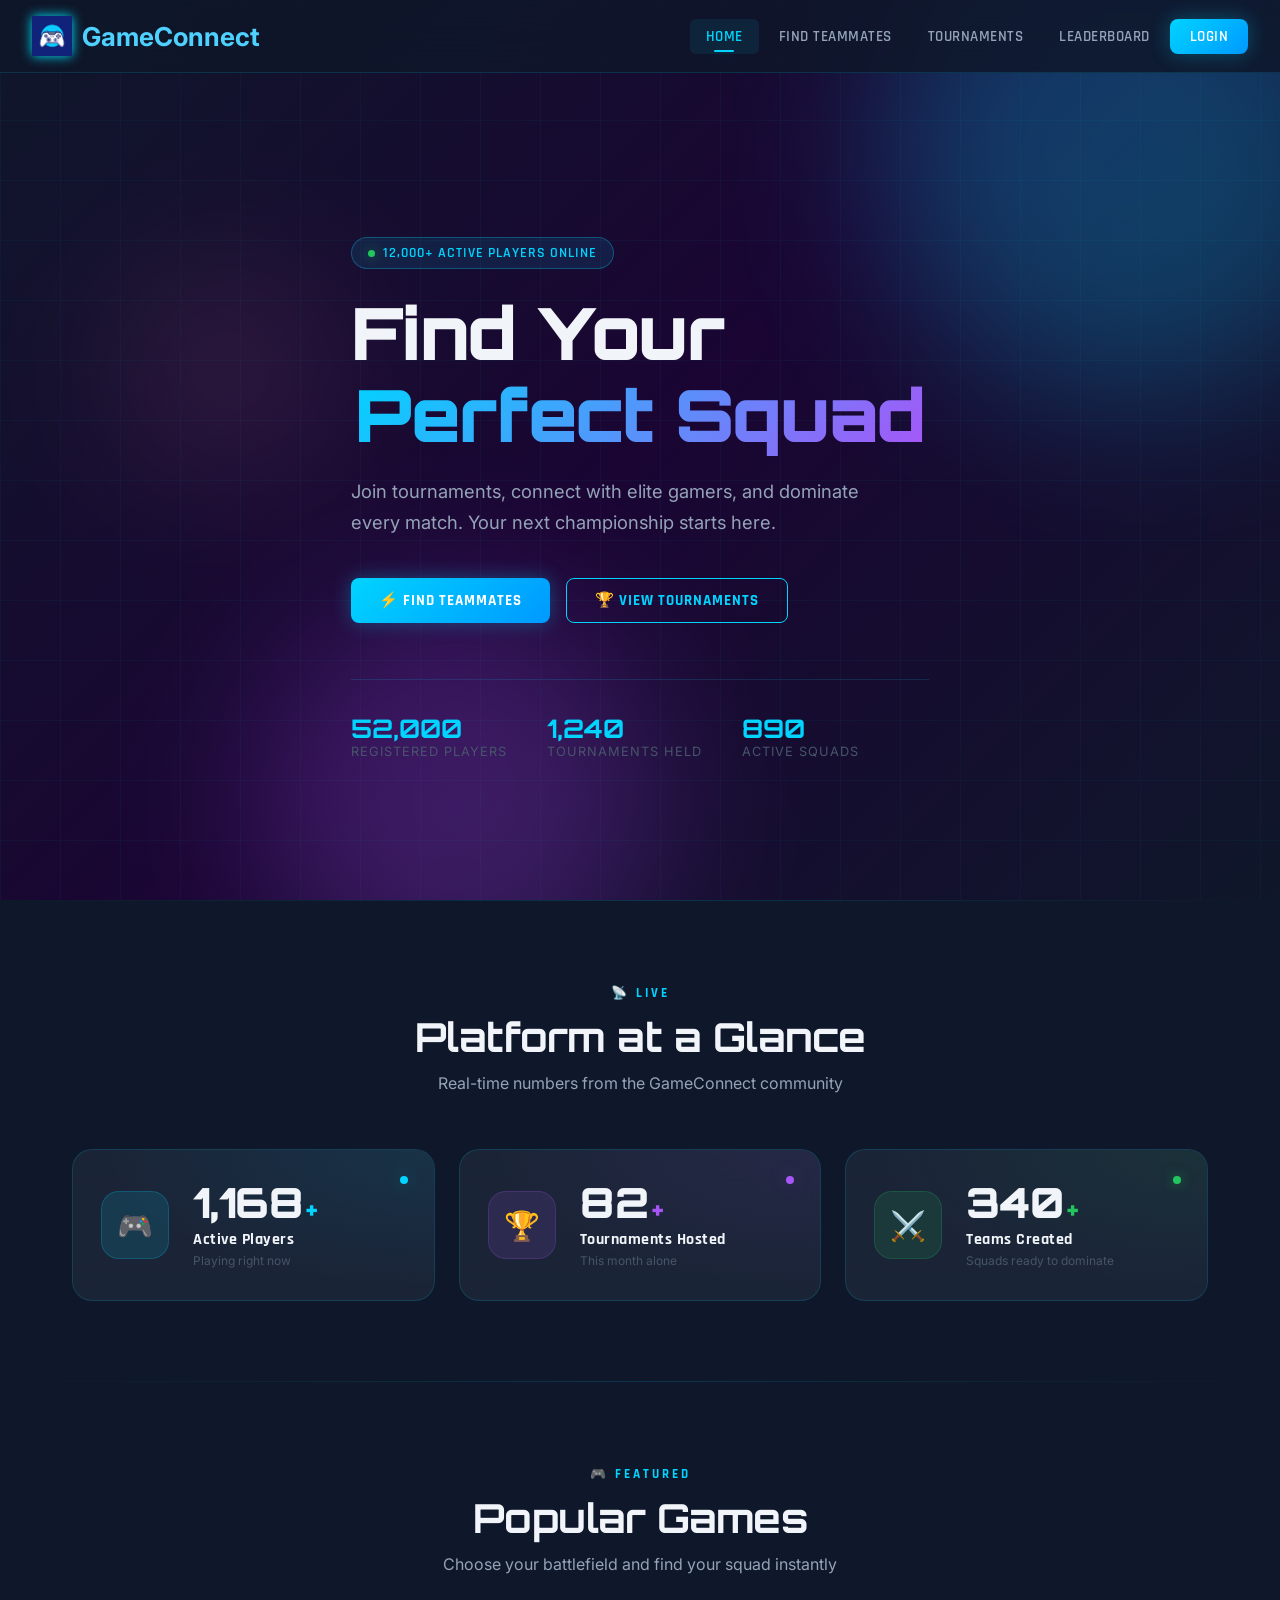
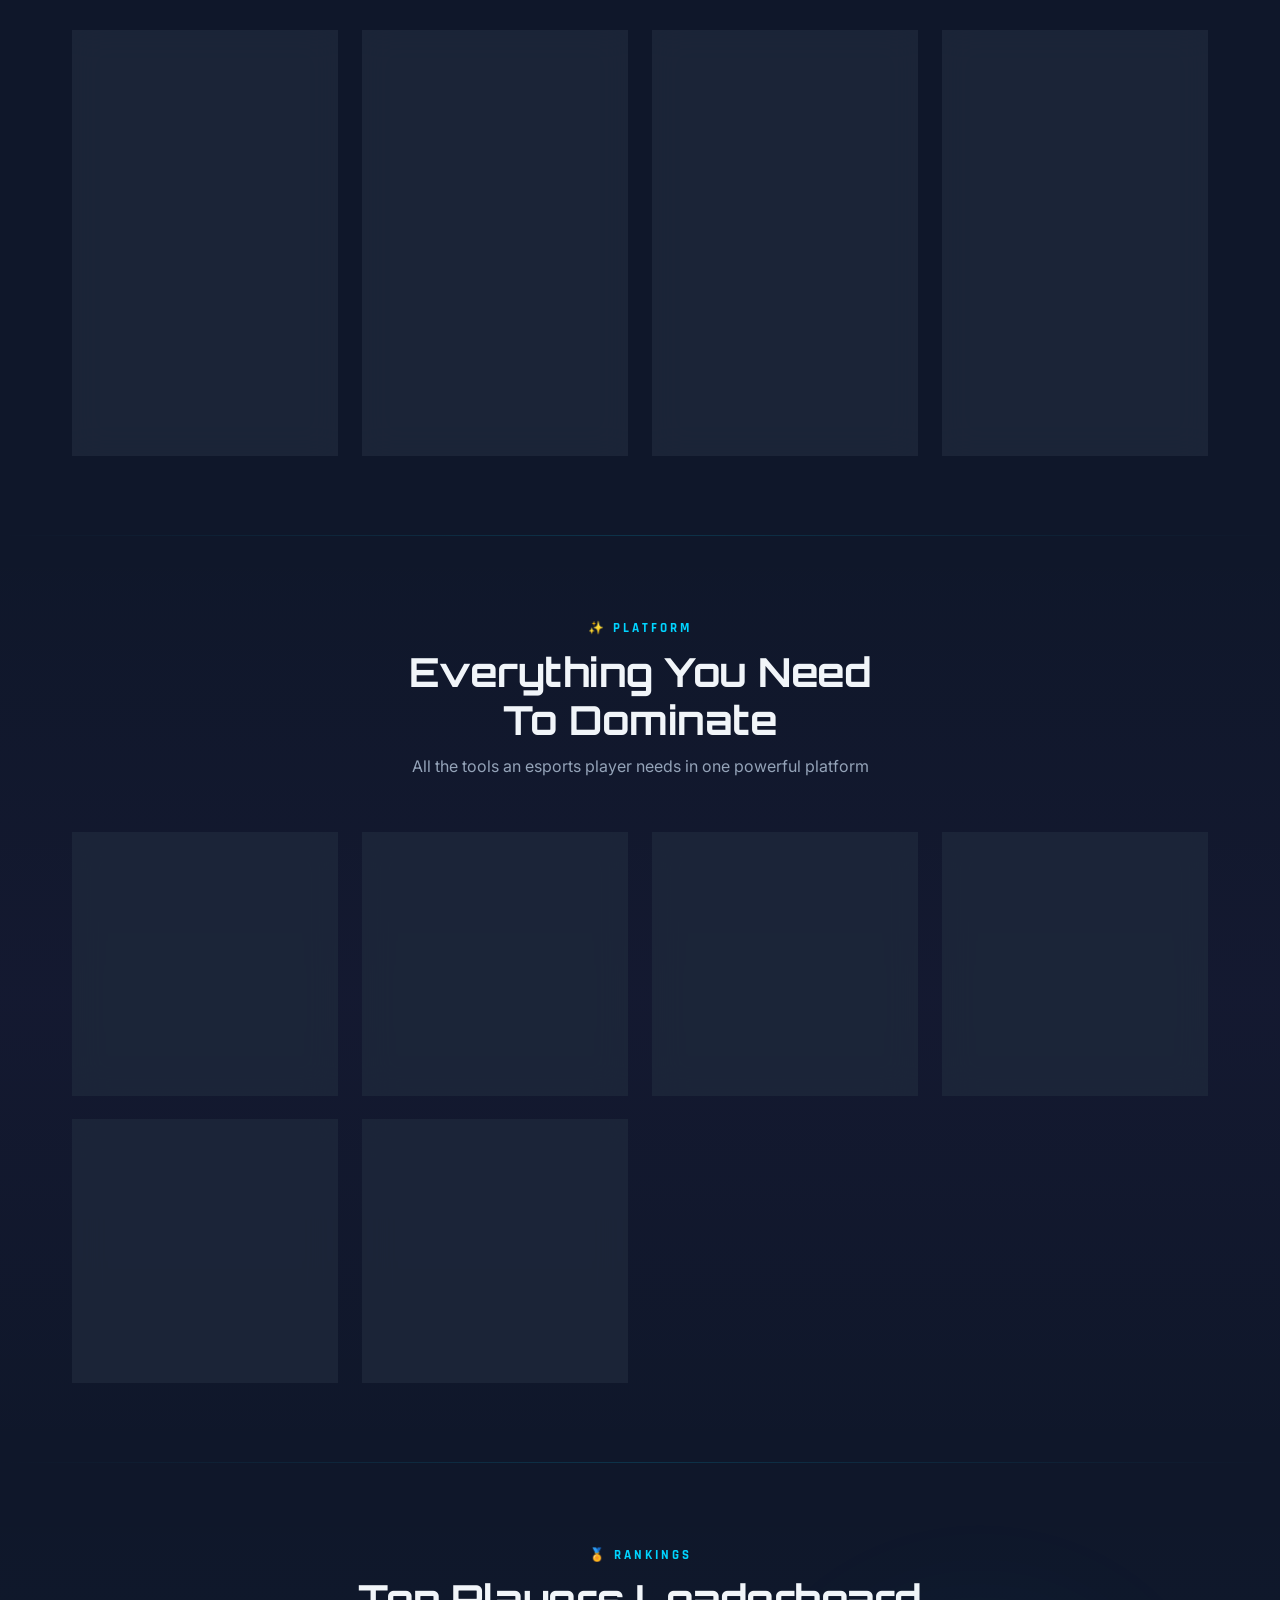
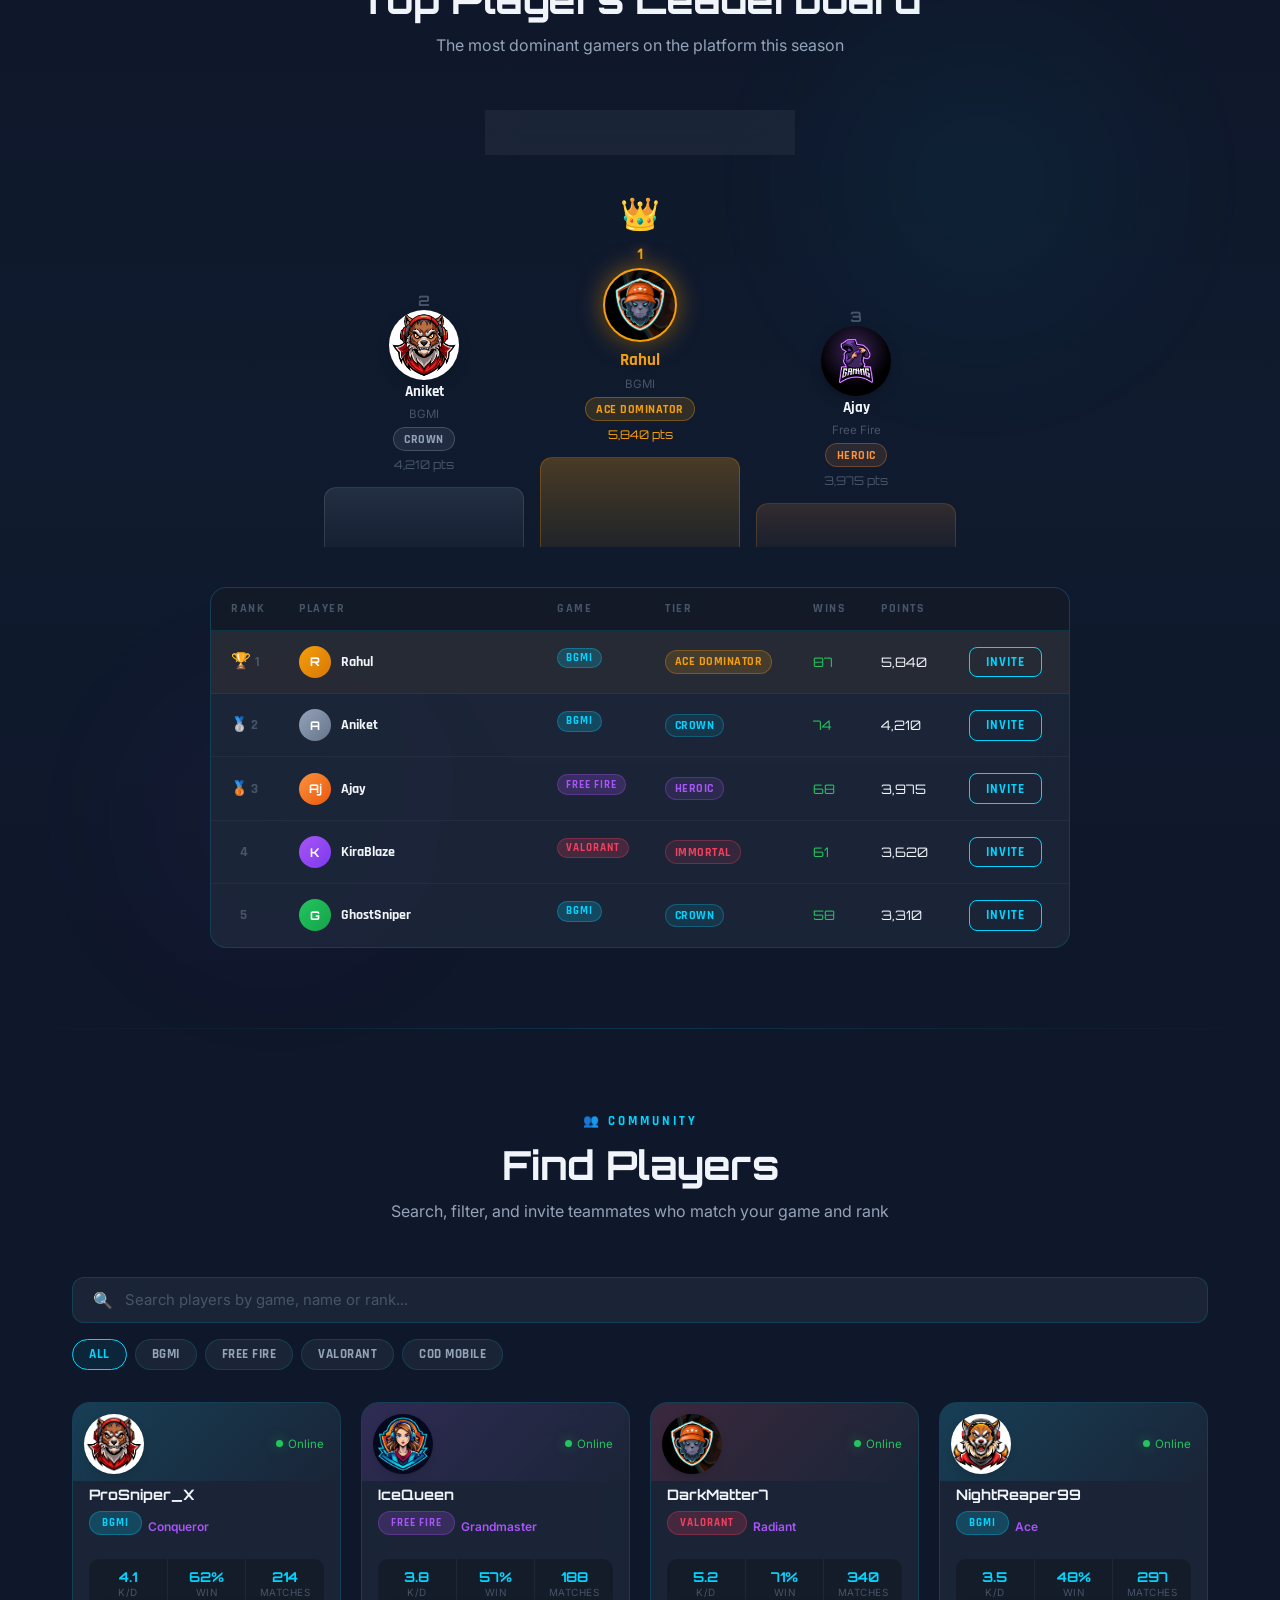
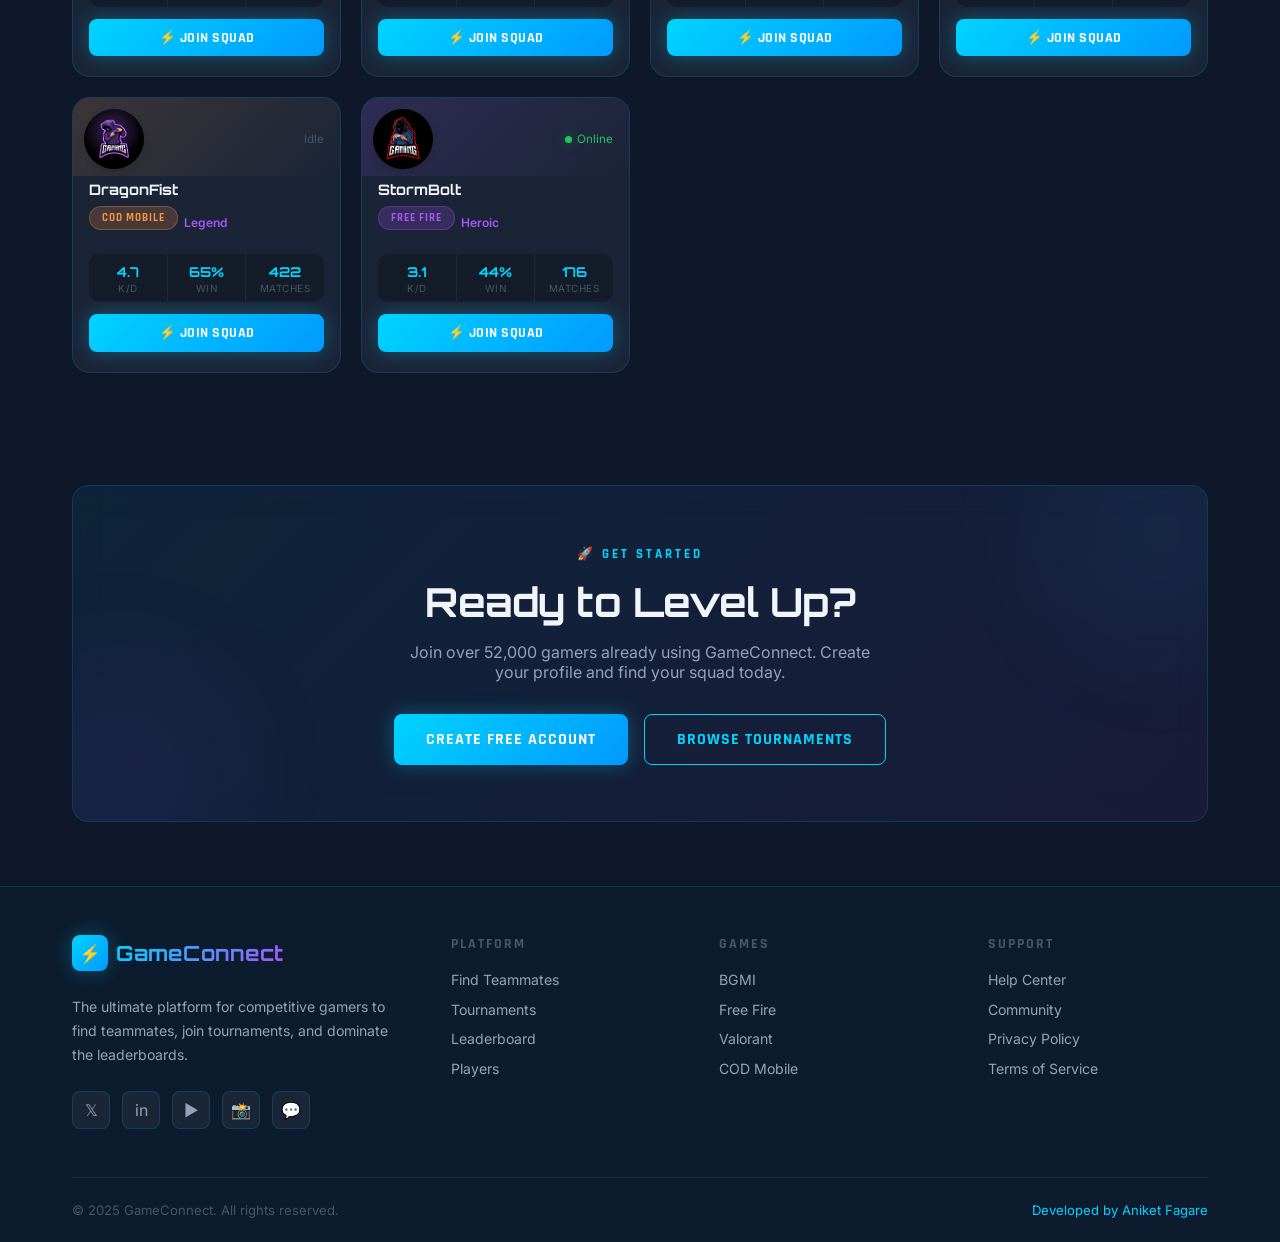
<file: index.html>
<!DOCTYPE html>
<html lang="en">

<head>
    <meta charset="UTF-8" />
    <meta name="viewport" content="width=device-width, initial-scale=1.0" />
    <title>GameConnect</title>
    <link rel="stylesheet" href="Frontend/css/style.css" />
    <link rel="icon" type="image/jpg" href="Frontend/images/logo.jpg">
</head>

<body>

    <!-- navbar -->
    <nav class="navbar">
        <a href="index.html" class="nav-logo">
            <div class="brand">
                <img src="Frontend/images/logo.jpg" alt="GameConnect Logo" class="logo">
                <h1>GameConnect</h1>
            </div>
        </a>
        <ul class="nav-links">
            <li><a href="index.html" class="active">Home</a></li>
            <li><a href="Frontend/dashboard.html">Find Teammates</a></li>
            <li><a href="Frontend/tournaments.html">Tournaments</a></li>
            <li><a href="#leaderboard">Leaderboard</a></li>
            <li><a href="Frontend/profile.html" class="btn-login">Login</a></li>
        </ul>
        <div class="hamburger"
            onclick="this.classList.toggle('active'); document.querySelector('.nav-links').classList.toggle('open')">
            <span></span><span></span><span></span>
        </div>
    </nav>

    <!-- hero section -->
    <section class="hero">
        <div class="hero-bg">
            <div class="hero-grid"></div>
            <div class="hero-orb hero-orb-1"></div>
            <div class="hero-orb hero-orb-2"></div>
            <div class="hero-orb hero-orb-3"></div>
        </div>
        <div class="container hero-container" style="padding-top:6rem">
            <div class="hero-content">
                <div class="hero-badge"><span class="badge-dot"></span>12,000+ Active Players Online</div>
                <h1>Find Your<span class="highlight">Perfect Squad</span></h1>
                <p>Join tournaments, connect with elite gamers, and dominate every match. Your next championship starts
                    here.</p>
                <div class="hero-cta">
                    <a href="Frontend/dashboard.html" class="btn btn-primary">⚡ Find Teammates</a>
                    <a href="Frontend/tournaments.html" class="btn btn-secondary">🏆 View Tournaments</a>
                </div>
                <div class="hero-stats">
                    <div>
                        <div class="hero-stat-num" data-count="52000">0</div>
                        <div class="hero-stat-label">Registered Players</div>
                    </div>
                    <div>
                        <div class="hero-stat-num" data-count="1240">0</div>
                        <div class="hero-stat-label">Tournaments Held</div>
                    </div>
                    <div>
                        <div class="hero-stat-num" data-count="890">0</div>
                        <div class="hero-stat-label">Active Squads</div>
                    </div>
                </div>
            </div>
        </div>
    </section>

    <div class="section-divider"></div>

    <!-- live stats -->
    <section class="section live-stats-section">
        <div class="container">
            <div class="section-header">
                <div class="section-tag">📡 Live</div>
                <h2 class="section-title">Platform at a Glance</h2>
                <p class="section-subtitle">Real-time numbers from the GameConnect community</p>
            </div>
            <div class="live-stats-grid">

                <div class="live-stat-card glass-card">
                    <div class="live-stat-bg live-stat-bg-blue"></div>
                    <div class="live-stat-inner">
                        <div class="live-stat-icon-wrap icon-blue"><span class="live-stat-icon">🎮</span></div>
                        <div class="live-stat-content">
                            <div class="live-stat-number"><span class="live-stat-count" data-count="1200">0</span><span
                                    class="live-stat-plus">+</span></div>
                            <div class="live-stat-label">Active Players</div>
                            <div class="live-stat-sub">Playing right now</div>
                        </div>
                        <div class="live-stat-pulse"><span class="pulse-ring"></span><span
                                class="pulse-dot-blue"></span></div>
                    </div>
                </div>

                <div class="live-stat-card glass-card">
                    <div class="live-stat-bg live-stat-bg-purple"></div>
                    <div class="live-stat-inner">
                        <div class="live-stat-icon-wrap icon-purple"><span class="live-stat-icon">🏆</span></div>
                        <div class="live-stat-content">
                            <div class="live-stat-number"><span class="live-stat-count" data-count="85">0</span><span
                                    class="live-stat-plus">+</span></div>
                            <div class="live-stat-label">Tournaments Hosted</div>
                            <div class="live-stat-sub">This month alone</div>
                        </div>
                        <div class="live-stat-pulse"><span class="pulse-ring pulse-ring-purple"></span><span
                                class="pulse-dot-purple"></span></div>
                    </div>
                </div>

                <div class="live-stat-card glass-card">
                    <div class="live-stat-bg live-stat-bg-green"></div>
                    <div class="live-stat-inner">
                        <div class="live-stat-icon-wrap icon-green"><span class="live-stat-icon">⚔️</span></div>
                        <div class="live-stat-content">
                            <div class="live-stat-number"><span class="live-stat-count" data-count="350">0</span><span
                                    class="live-stat-plus">+</span></div>
                            <div class="live-stat-label">Teams Created</div>
                            <div class="live-stat-sub">Squads ready to dominate</div>
                        </div>
                        <div class="live-stat-pulse"><span class="pulse-ring pulse-ring-green"></span><span
                                class="pulse-dot-green"></span></div>
                    </div>
                </div>

            </div>
        </div>
    </section>

    <div class="section-divider"></div>

    <!-- games -->
    <section class="section" id="games">
        <div class="container">
            <div class="section-header">
                <div class="section-tag">🎮 Featured</div>
                <h2 class="section-title">Popular Games</h2>
                <p class="section-subtitle">Choose your battlefield and find your squad instantly</p>
            </div>
            <div class="games-grid-v2">

                <div class="game-card-v2" data-game="bgmi">
                    <div class="game-card-v2-img"
                        style="background-image:url('Frontend/images/bgmi.jpg'); background-size:cover; background-position:center;">
                        <div class="game-card-v2-pattern bgmi-pattern"></div>
                        <div class="game-card-v2-glow glow-blue"></div>
                    </div>
                    <div class="game-card-v2-body">
                        <div class="game-card-v2-top">
                            <span class="game-badge badge-blue">Battle Royale</span>
                            <span class="game-online-pill"><span class="online-dot"></span> 8,420 online</span>
                        </div>
                        <h3 class="game-card-v2-title">BGMI</h3>
                        <p class="game-card-v2-desc">India's premier battle royale squad game. Outlast 99 players, loot
                            strategically and be the last team standing.</p>
                        <div class="game-card-v2-footer">
                            <span class="game-card-v2-meta">342 active tournaments</span>
                            <button class="btn btn-primary btn-sm" onclick="selectGame('BGMI','🎯')">Select
                                Game</button>
                        </div>
                    </div>
                </div>

                <div class="game-card-v2" data-game="freefire">
                    <div class="game-card-v2-img"
                        style="background-image:url('Frontend/images/freefire.jpg'); background-size:cover; background-position:center;">
                        <div class="game-card-v2-pattern ff-pattern"></div>
                        <div class="game-card-v2-glow glow-purple"></div>
                    </div>
                    <div class="game-card-v2-body">
                        <div class="game-card-v2-top">
                            <span class="game-badge badge-purple">Battle Royale</span>
                            <span class="game-online-pill"><span class="online-dot"></span> 6,180 online</span>
                        </div>
                        <h3 class="game-card-v2-title">Free Fire</h3>
                        <p class="game-card-v2-desc">Fast-paced battle royale built for mobile. 50 players, intense
                            10-minute matches, and explosive squad action.</p>
                        <div class="game-card-v2-footer">
                            <span class="game-card-v2-meta">218 active tournaments</span>
                            <button class="btn btn-purple btn-sm" onclick="selectGame('Free Fire','🔥')">Select
                                Game</button>
                        </div>
                    </div>
                </div>

                <div class="game-card-v2" data-game="valorant">
                    <div class="game-card-v2-img"
                        style="background-image:url('Frontend/images/Valorant.jpg'); background-size:cover; background-position:center;">
                        <div class="game-card-v2-pattern val-pattern"></div>
                        <div class="game-card-v2-glow glow-red"></div>
                    </div>
                    <div class="game-card-v2-body">
                        <div class="game-card-v2-top">
                            <span class="game-badge badge-red">Tactical FPS</span>
                            <span class="game-online-pill"><span class="online-dot"></span> 11,390 online</span>
                        </div>
                        <h3 class="game-card-v2-title">Valorant</h3>
                        <p class="game-card-v2-desc">Precision-based 5v5 tactical shooter. Master unique agent abilities
                            and outsmart your opponents every round.</p>
                        <div class="game-card-v2-footer">
                            <span class="game-card-v2-meta">480 active tournaments</span>
                            <button class="btn btn-sm"
                                style="background:linear-gradient(135deg,#f43f5e,#be123c);color:#fff;box-shadow:0 0 16px rgba(244,63,94,0.4)"
                                onclick="selectGame('Valorant','⚡')">Select Game</button>
                        </div>
                    </div>
                </div>

                <div class="game-card-v2" data-game="codm">
                    <div class="game-card-v2-img"
                        style="background-image:url('Frontend/images/codm.jpg'); background-size:cover; background-position:center;">
                        <div class="game-card-v2-pattern cod-pattern"></div>
                        <div class="game-card-v2-glow glow-orange"></div>
                    </div>
                    <div class="game-card-v2-body">
                        <div class="game-card-v2-top">
                            <span class="game-badge badge-orange">FPS</span>
                            <span class="game-online-pill"><span class="online-dot"></span> 5,230 online</span>
                        </div>
                        <h3 class="game-card-v2-title">COD Mobile</h3>
                        <p class="game-card-v2-desc">Call of Duty's legendary multiplayer on mobile. Seasonal modes,
                            Battle Royale, and ranked 5v5 matches.</p>
                        <div class="game-card-v2-footer">
                            <span class="game-card-v2-meta">196 active tournaments</span>
                            <button class="btn btn-sm"
                                style="background:linear-gradient(135deg,#fb923c,#ea580c);color:#fff;box-shadow:0 0 16px rgba(251,146,60,0.4)"
                                onclick="selectGame('COD Mobile','💥')">Select Game</button>
                        </div>
                    </div>
                </div>

            </div>
        </div>
    </section>

    <div class="section-divider"></div>

    <!-- features -->
    <section class="section" style="background:linear-gradient(180deg,transparent,rgba(168,85,247,0.03),transparent)">
        <div class="container">
            <div class="section-header">
                <div class="section-tag">✨ Platform</div>
                <h2 class="section-title">Everything You Need<br>To Dominate</h2>
                <p class="section-subtitle">All the tools an esports player needs in one powerful platform</p>
            </div>
            <div class="features-grid">
                <div class="glass-card feature-card">
                    <div class="feature-icon icon-blue">🎯</div>
                    <h3>Find Teammates</h3>
                    <p>Match with skilled players based on your game, rank, and playstyle. Build your dream squad in
                        seconds.</p>
                </div>
                <div class="glass-card feature-card">
                    <div class="feature-icon icon-purple">🏆</div>
                    <h3>Join Tournaments</h3>
                    <p>Compete in daily, weekly, and monthly tournaments with real cash prizes and exclusive in-game
                        rewards.</p>
                </div>
                <div class="glass-card feature-card">
                    <div class="feature-icon icon-green">📡</div>
                    <h3>Online Players</h3>
                    <p>See who's online right now and send instant invites. Never wait for a full squad again.</p>
                </div>
                <div class="glass-card feature-card">
                    <div class="feature-icon icon-pink">📊</div>
                    <h3>Stats & Rankings</h3>
                    <p>Track your K/D, win rate, and climb the global leaderboard. Show off your skills to potential
                        teammates.</p>
                </div>
                <div class="glass-card feature-card">
                    <div class="feature-icon icon-orange">🎙️</div>
                    <h3>In-Game Voice</h3>
                    <p>Crystal-clear team communication with ultra-low latency voice chat built right into the platform.
                    </p>
                </div>
                <div class="glass-card feature-card">
                    <div class="feature-icon icon-blue">🛡️</div>
                    <h3>Anti-Cheat Shield</h3>
                    <p>Every tournament is protected by our advanced anti-cheat system ensuring fair play for everyone.
                    </p>
                </div>
            </div>
        </div>
    </section>

    <div class="section-divider"></div>

    <!-- leaderboard-->
    <section class="section leaderboard-section" id="leaderboard">
        <div class="container">
            <div class="section-header">
                <div class="section-tag">🏅 Rankings</div>
                <h2 class="section-title">Top Players Leaderboard</h2>
                <p class="section-subtitle">The most dominant gamers on the platform this season</p>
            </div>

            <div class="leaderboard-wrap">
                <div class="lb-orb lb-orb-1"></div>
                <div class="lb-orb lb-orb-2"></div>

                <div class="lb-season-bar">
                    <span class="lb-season-dot"></span>
                    <span>Season 4 — December 2025</span>
                    <span class="lb-live-tag">🔴 LIVE</span>
                </div>

                <!-- podium -->
                <div class="lb-podium">
                    <div class="lb-podium-player lb-podium-2">
                        <div class="lb-podium-rank">2</div>
                        <div class="lb-podium-avatar">
                            <img src="Frontend/images/player1.jpg" alt="player">
                        </div>
                        <div class="lb-podium-name">Aniket</div>
                        <div class="lb-podium-game">BGMI</div>
                        <div class="lb-podium-badge lb-badge-silver">Crown</div>
                        <div class="lb-podium-pts">4,210 pts</div>
                        <div class="lb-podium-block lb-block-2"></div>
                    </div>
                    <div class="lb-podium-player lb-podium-1">
                        <div class="lb-champion-crown">👑</div>
                        <div class="lb-podium-rank lb-rank-gold">1</div>
                        <div class="lb-podium-avatar lb-avatar-gold">
                            <img src="Frontend/images/player3.jpg" alt="player">
                        </div>
                        <div class="lb-podium-name lb-name-gold">Rahul</div>
                        <div class="lb-podium-game">BGMI</div>
                        <div class="lb-podium-badge lb-badge-gold">Ace Dominator</div>
                        <div class="lb-podium-pts lb-pts-gold">5,840 pts</div>
                        <div class="lb-podium-block lb-block-1"></div>
                    </div>
                    <div class="lb-podium-player lb-podium-3">
                        <div class="lb-podium-rank">3</div>
                        <div class="lb-podium-avatar">
                            <img src="Frontend/images/player5.jpg" alt="player">
                        </div>
                        <div class="lb-podium-name">Ajay</div>
                        <div class="lb-podium-game">Free Fire</div>
                        <div class="lb-podium-badge lb-badge-bronze">Heroic</div>
                        <div class="lb-podium-pts">3,975 pts</div>
                        <div class="lb-podium-block lb-block-3"></div>
                    </div>
                </div>

                <!-- table -->
                <div class="lb-table-wrap glass-card">
                    <div class="lb-table-header">
                        <span>Rank</span><span>Player</span><span>Game</span><span>Tier</span><span>Wins</span><span>Points</span><span></span>
                    </div>
                    <div class="lb-row lb-row-gold">
                        <span class="lb-row-rank"><span class="lb-trophy">🏆</span>1</span>
                        <span class="lb-row-player">
                            <div class="lb-row-avatar" style="background:linear-gradient(135deg,#f59e0b,#d97706)">R
                            </div><span class="lb-row-name">Rahul</span>
                        </span>
                        <span class="lb-row-game"><span class="game-badge badge-blue"
                                style="font-size:0.68rem;padding:0.15rem 0.5rem">BGMI</span></span>
                        <span><span class="lb-tier-badge lb-tier-ace">Ace Dominator</span></span>
                        <span class="lb-row-wins">87</span>
                        <span class="lb-row-pts">5,840</span>
                        <span><button class="btn btn-sm btn-secondary"
                                onclick="openSquadModal('Rahul','BGMI')">Invite</button></span>
                    </div>
                    <div class="lb-row">
                        <span class="lb-row-rank">🥈 2</span>
                        <span class="lb-row-player">
                            <div class="lb-row-avatar" style="background:linear-gradient(135deg,#94a3b8,#64748b)">A
                            </div><span class="lb-row-name">Aniket</span>
                        </span>
                        <span class="lb-row-game"><span class="game-badge badge-blue"
                                style="font-size:0.68rem;padding:0.15rem 0.5rem">BGMI</span></span>
                        <span><span class="lb-tier-badge lb-tier-crown">Crown</span></span>
                        <span class="lb-row-wins">74</span>
                        <span class="lb-row-pts">4,210</span>
                        <span><button class="btn btn-sm btn-secondary"
                                onclick="openSquadModal('Aniket','BGMI')">Invite</button></span>
                    </div>
                    <div class="lb-row">
                        <span class="lb-row-rank">🥉 3</span>
                        <span class="lb-row-player">
                            <div class="lb-row-avatar" style="background:linear-gradient(135deg,#fb923c,#ea580c)">Aj
                            </div><span class="lb-row-name">Ajay</span>
                        </span>
                        <span class="lb-row-game"><span class="game-badge badge-purple"
                                style="font-size:0.68rem;padding:0.15rem 0.5rem">Free Fire</span></span>
                        <span><span class="lb-tier-badge lb-tier-heroic">Heroic</span></span>
                        <span class="lb-row-wins">68</span>
                        <span class="lb-row-pts">3,975</span>
                        <span><button class="btn btn-sm btn-secondary"
                                onclick="openSquadModal('Ajay','Free Fire')">Invite</button></span>
                    </div>
                    <div class="lb-row">
                        <span class="lb-row-rank">&nbsp;&nbsp;&nbsp;4</span>
                        <span class="lb-row-player">
                            <div class="lb-row-avatar" style="background:linear-gradient(135deg,#a855f7,#7c3aed)">K
                            </div><span class="lb-row-name">KiraBlaze</span>
                        </span>
                        <span class="lb-row-game"><span class="game-badge badge-red"
                                style="font-size:0.68rem;padding:0.15rem 0.5rem">Valorant</span></span>
                        <span><span class="lb-tier-badge lb-tier-immortal">Immortal</span></span>
                        <span class="lb-row-wins">61</span>
                        <span class="lb-row-pts">3,620</span>
                        <span><button class="btn btn-sm btn-secondary"
                                onclick="openSquadModal('KiraBlaze','Valorant')">Invite</button></span>
                    </div>
                    <div class="lb-row">
                        <span class="lb-row-rank">&nbsp;&nbsp;&nbsp;5</span>
                        <span class="lb-row-player">
                            <div class="lb-row-avatar" style="background:linear-gradient(135deg,#22c55e,#16a34a)">G
                            </div><span class="lb-row-name">GhostSniper</span>
                        </span>
                        <span class="lb-row-game"><span class="game-badge badge-blue"
                                style="font-size:0.68rem;padding:0.15rem 0.5rem">BGMI</span></span>
                        <span><span class="lb-tier-badge lb-tier-crown">Crown</span></span>
                        <span class="lb-row-wins">58</span>
                        <span class="lb-row-pts">3,310</span>
                        <span><button class="btn btn-sm btn-secondary"
                                onclick="openSquadModal('GhostSniper','BGMI')">Invite</button></span>
                    </div>
                </div>
            </div>
        </div>
    </section>

    <div class="section-divider"></div>

    <!-- players -->
    <section class="section" id="players">
        <div class="container">
            <div class="section-header">
                <div class="section-tag">👥 Community</div>
                <h2 class="section-title">Find Players</h2>
                <p class="section-subtitle">Search, filter, and invite teammates who match your game and rank</p>
            </div>

            <!-- search bar -->
            <div class="player-search-wrap">
                <div class="player-search-bar">
                    <span class="search-icon">🔍</span>
                    <input type="text" id="playerSearchInput" class="player-search-input"
                        placeholder="Search players by game, name or rank..." oninput="filterPlayers(this.value)" />
                    <button class="search-clear-btn" id="searchClear" onclick="clearSearch()"
                        style="display:none">✕</button>
                </div>
                <div class="search-filter-pills">
                    <button class="pill-btn pill-active" onclick="filterByGame('all',this)">All</button>
                    <button class="pill-btn" onclick="filterByGame('bgmi',this)">BGMI</button>
                    <button class="pill-btn" onclick="filterByGame('freefire',this)">Free Fire</button>
                    <button class="pill-btn" onclick="filterByGame('valorant',this)">Valorant</button>
                    <button class="pill-btn" onclick="filterByGame('codm',this)">COD Mobile</button>
                </div>
            </div>

            <!-- player cards -->
            <div class="player-cards-grid" id="playerCardsGrid">

                <div class="player-full-card glass-card" data-game="bgmi" data-name="prosniper_x" data-rank="conqueror">
                    <div class="pfc-header" style="background:linear-gradient(135deg,rgba(0,212,255,0.15),transparent)">
                        <div class="pfc-avatar">
                            <img src="Frontend/images/player1.jpg" alt="player">
                        </div>
                        <div class="pfc-status online-status"><span class="online-dot-sm"></span>Online</div>
                    </div>
                    <div class="pfc-body">
                        <div class="pfc-name">ProSniper_X</div>
                        <div class="pfc-sub"><span class="game-badge badge-blue"
                                style="font-size:0.7rem">BGMI</span><span class="pfc-rank">Conqueror</span></div>
                        <div class="pfc-stats">
                            <div class="pfc-stat">
                                <div class="pfc-stat-n">4.1</div>
                                <div class="pfc-stat-l">K/D</div>
                            </div>
                            <div class="pfc-stat">
                                <div class="pfc-stat-n">62%</div>
                                <div class="pfc-stat-l">Win</div>
                            </div>
                            <div class="pfc-stat">
                                <div class="pfc-stat-n">214</div>
                                <div class="pfc-stat-l">Matches</div>
                            </div>
                        </div>
                        <button class="btn btn-primary pfc-invite-btn" onclick="showToast()">
                            ⚡ Join Squad
                        </button>
                    </div>
                </div>

                <div class="player-full-card glass-card" data-game="freefire" data-name="icequeen"
                    data-rank="grandmaster">
                    <div class="pfc-header"
                        style="background:linear-gradient(135deg,rgba(168,85,247,0.15),transparent)">
                        <div class="pfc-avatar">
                            <img src="Frontend/images/player4.jpg" alt="player">
                        </div>
                        <div class="pfc-status online-status"><span class="online-dot-sm"></span>Online</div>
                    </div>
                    <div class="pfc-body">
                        <div class="pfc-name">IceQueen</div>
                        <div class="pfc-sub"><span class="game-badge badge-purple" style="font-size:0.7rem">Free
                                Fire</span><span class="pfc-rank">Grandmaster</span></div>
                        <div class="pfc-stats">
                            <div class="pfc-stat">
                                <div class="pfc-stat-n">3.8</div>
                                <div class="pfc-stat-l">K/D</div>
                            </div>
                            <div class="pfc-stat">
                                <div class="pfc-stat-n">57%</div>
                                <div class="pfc-stat-l">Win</div>
                            </div>
                            <div class="pfc-stat">
                                <div class="pfc-stat-n">188</div>
                                <div class="pfc-stat-l">Matches</div>
                            </div>
                        </div>
                        <button class="btn btn-primary pfc-invite-btn" onclick="showToast()">
                            ⚡ Join Squad
                        </button>
                    </div>
                </div>

                <div class="player-full-card glass-card" data-game="valorant" data-name="darkmatter7"
                    data-rank="radiant">
                    <div class="pfc-header" style="background:linear-gradient(135deg,rgba(244,63,94,0.15),transparent)">
                        <div class="pfc-avatar">
                            <img src="Frontend/images/player3.jpg" alt="player">
                        </div>
                        <div class="pfc-status online-status"><span class="online-dot-sm"></span>Online</div>
                    </div>
                    <div class="pfc-body">
                        <div class="pfc-name">DarkMatter7</div>
                        <div class="pfc-sub"><span class="game-badge badge-red"
                                style="font-size:0.7rem">Valorant</span><span class="pfc-rank">Radiant</span></div>
                        <div class="pfc-stats">
                            <div class="pfc-stat">
                                <div class="pfc-stat-n">5.2</div>
                                <div class="pfc-stat-l">K/D</div>
                            </div>
                            <div class="pfc-stat">
                                <div class="pfc-stat-n">71%</div>
                                <div class="pfc-stat-l">Win</div>
                            </div>
                            <div class="pfc-stat">
                                <div class="pfc-stat-n">340</div>
                                <div class="pfc-stat-l">Matches</div>
                            </div>
                        </div>
                        <button class="btn btn-primary pfc-invite-btn" onclick="showToast()">
                            ⚡ Join Squad
                        </button>
                    </div>
                </div>

                <div class="player-full-card glass-card" data-game="bgmi" data-name="nightreaper99" data-rank="ace">
                    <div class="pfc-header" style="background:linear-gradient(135deg,rgba(0,212,255,0.15),transparent)">
                        <div class="pfc-avatar">
                            <img src="Frontend/images/player2.jpg" alt="player">
                        </div>
                        <div class="pfc-status online-status"><span class="online-dot-sm"></span>Online</div>
                    </div>
                    <div class="pfc-body">
                        <div class="pfc-name">NightReaper99</div>
                        <div class="pfc-sub"><span class="game-badge badge-blue"
                                style="font-size:0.7rem">BGMI</span><span class="pfc-rank">Ace</span></div>
                        <div class="pfc-stats">
                            <div class="pfc-stat">
                                <div class="pfc-stat-n">3.5</div>
                                <div class="pfc-stat-l">K/D</div>
                            </div>
                            <div class="pfc-stat">
                                <div class="pfc-stat-n">48%</div>
                                <div class="pfc-stat-l">Win</div>
                            </div>
                            <div class="pfc-stat">
                                <div class="pfc-stat-n">297</div>
                                <div class="pfc-stat-l">Matches</div>
                            </div>
                        </div>
                        <button class="btn btn-primary pfc-invite-btn" onclick="showToast()">
                            ⚡ Join Squad
                        </button>
                    </div>
                </div>

                <div class="player-full-card glass-card" data-game="codm" data-name="dragonfist" data-rank="legend">
                    <div class="pfc-header"
                        style="background:linear-gradient(135deg,rgba(251,146,60,0.15),transparent)">
                        <div class="pfc-avatar">
                            <img src="Frontend/images/player5.jpg" alt="player">
                        </div>
                        <div class="pfc-status" style="color:var(--text-muted);font-size:0.72rem">Idle</div>
                    </div>
                    <div class="pfc-body">
                        <div class="pfc-name">DragonFist</div>
                        <div class="pfc-sub"><span class="game-badge badge-orange" style="font-size:0.7rem">COD
                                Mobile</span><span class="pfc-rank">Legend</span></div>
                        <div class="pfc-stats">
                            <div class="pfc-stat">
                                <div class="pfc-stat-n">4.7</div>
                                <div class="pfc-stat-l">K/D</div>
                            </div>
                            <div class="pfc-stat">
                                <div class="pfc-stat-n">65%</div>
                                <div class="pfc-stat-l">Win</div>
                            </div>
                            <div class="pfc-stat">
                                <div class="pfc-stat-n">422</div>
                                <div class="pfc-stat-l">Matches</div>
                            </div>
                        </div>
                        <button class="btn btn-primary pfc-invite-btn" onclick="showToast()">
                            ⚡ Join Squad
                        </button>
                    </div>
                </div>

                <div class="player-full-card glass-card" data-game="freefire" data-name="stormbolt" data-rank="heroic">
                    <div class="pfc-header"
                        style="background:linear-gradient(135deg,rgba(168,85,247,0.15),transparent)">
                        <div class="pfc-avatar">
                            <img src="Frontend/images/player6.jpg" alt="player">
                        </div>
                        <div class="pfc-status online-status"><span class="online-dot-sm"></span>Online</div>
                    </div>
                    <div class="pfc-body">
                        <div class="pfc-name">StormBolt</div>
                        <div class="pfc-sub"><span class="game-badge badge-purple" style="font-size:0.7rem">Free
                                Fire</span><span class="pfc-rank">Heroic</span></div>
                        <div class="pfc-stats">
                            <div class="pfc-stat">
                                <div class="pfc-stat-n">3.1</div>
                                <div class="pfc-stat-l">K/D</div>
                            </div>
                            <div class="pfc-stat">
                                <div class="pfc-stat-n">44%</div>
                                <div class="pfc-stat-l">Win</div>
                            </div>
                            <div class="pfc-stat">
                                <div class="pfc-stat-n">176</div>
                                <div class="pfc-stat-l">Matches</div>
                            </div>
                        </div>
                        <button class="btn btn-primary pfc-invite-btn" onclick="showToast()">
                            ⚡ Join Squad
                        </button>
                    </div>
                </div>

            </div>

            <div class="no-results" id="noResults" style="display:none">
                <div style="font-size:2.5rem;margin-bottom:0.75rem">🔍</div>
                <div
                    style="font-family:'Rajdhani',sans-serif;font-size:1.1rem;font-weight:700;color:var(--text-secondary)">
                    No players found</div>
                <div style="font-size:0.85rem;color:var(--text-muted);margin-top:0.3rem">Try a different game or search
                    term</div>
            </div>
        </div>
    </section>

    <!-- cta banner -->
    <section class="section" style="padding:2rem 0 4rem">
        <div class="container">
            <div class="glass-card"
                style="padding:3.5rem;text-align:center;background:linear-gradient(135deg,rgba(0,212,255,0.07) 0%,rgba(168,85,247,0.07) 100%);position:relative;overflow:hidden">
                <div
                    style="position:absolute;top:-80px;right:-80px;width:250px;height:250px;border-radius:50%;background:var(--neon-blue);opacity:0.06;filter:blur(60px)">
                </div>
                <div
                    style="position:absolute;bottom:-80px;left:-80px;width:250px;height:250px;border-radius:50%;background:var(--neon-purple);opacity:0.06;filter:blur(60px)">
                </div>
                <div style="position:relative;z-index:1">
                    <div class="section-tag" style="margin-bottom:1rem">🚀 Get Started</div>
                    <h2 class="section-title" style="margin-bottom:1rem">Ready to Level Up?</h2>
                    <p
                        style="color:var(--text-secondary);margin-bottom:2rem;max-width:480px;margin-left:auto;margin-right:auto">
                        Join over 52,000 gamers already using GameConnect. Create your profile and find your squad
                        today.</p>
                    <div style="display:flex;gap:1rem;justify-content:center;flex-wrap:wrap">
                        <a href="Frontend/profile.html" class="btn btn-primary"
                            style="font-size:1rem;padding:0.9rem 2rem">Create
                            Free Account</a>
                        <a href="Frontend/tournaments.html" class="btn btn-secondary"
                            style="font-size:1rem;padding:0.9rem 2rem">Browse Tournaments</a>
                    </div>
                </div>
            </div>
        </div>
    </section>


    <!-- footer -->
    <footer class="footer">
        <div class="container">
            <div class="footer-grid">
                <div class="footer-brand">
                    <a href="index.html" class="nav-logo" style="margin-bottom:0.5rem;display:inline-flex">
                        <div class="logo-icon">⚡</div>
                        <span class="logo-text">GameConnect</span>
                    </a>
                    <p>The ultimate platform for competitive gamers to find teammates, join tournaments, and dominate
                        the leaderboards.</p>
                    <div class="social-links">
                        <a href="#" class="social-link">𝕏</a>
                        <a href="#" class="social-link">in</a>
                        <a href="#" class="social-link">▶</a>
                        <a href="#" class="social-link">📸</a>
                        <a href="#" class="social-link">💬</a>
                    </div>
                </div>
                <div class="footer-col">
                    <h4>Platform</h4>
                    <ul>
                        <li><a href="Frontend/dashboard.html">Find Teammates</a></li>
                        <li><a href="Frontend/tournaments.html">Tournaments</a></li>
                        <li><a href="#leaderboard">Leaderboard</a></li>
                        <li><a href="#players">Players</a></li>
                    </ul>
                </div>
                <div class="footer-col">
                    <h4>Games</h4>
                    <ul>
                        <li><a href="#games">BGMI</a></li>
                        <li><a href="#games">Free Fire</a></li>
                        <li><a href="#games">Valorant</a></li>
                        <li><a href="#games">COD Mobile</a></li>
                    </ul>
                </div>
                <div class="footer-col">
                    <h4>Support</h4>
                    <ul>
                        <li><a href="#">Help Center</a></li>
                        <li><a href="#">Community</a></li>
                        <li><a href="#">Privacy Policy</a></li>
                        <li><a href="#">Terms of Service</a></li>
                    </ul>
                </div>
            </div>
            <div class="footer-bottom">
                <span>© 2025 GameConnect. All rights reserved.</span>
                <span style="color:var(--neon-blue)">Developed by Aniket Fagare</span>
            </div>
        </div>
    </footer>

    <!-- squad invitation -->
    <div class="modal-overlay" id="squadModal">
        <div class="modal squad-modal">
            <button class="modal-close" onclick="closeModal('squadModal')">✕</button>
            <div class="squad-modal-icon">⚔️</div>
            <div class="squad-modal-title">Squad Invitation</div>
            <div class="squad-modal-player" id="squadModalPlayerName">ProSniper_X</div>
            <p class="modal-sub">Do you want to invite this player to your squad? They'll receive an instant
                notification.</p>
            <div class="squad-modal-info">
                <div class="squad-info-item"><span>🎮</span><span id="squadModalGame">BGMI</span></div>
                <div class="squad-info-item"><span>🟢</span><span>Online Now</span></div>
                <div class="squad-info-item"><span>👥</span><span>Squad has 2/4 slots</span></div>
            </div>
            <div style="display:flex;gap:0.75rem;margin-top:1.5rem">
                <button class="btn btn-primary" style="flex:1;justify-content:center" onclick="acceptSquadInvite()">✅
                    Accept</button>
                <button class="btn btn-secondary" style="flex:1;justify-content:center"
                    onclick="closeModal('squadModal')">Cancel</button>
            </div>
        </div>
    </div>

    <!-- game select modal -->
    <div class="modal-overlay" id="gameModal">
        <div class="modal" style="text-align:center">
            <button class="modal-close" onclick="closeModal('gameModal')">✕</button>
            <div style="font-size:2.8rem;margin-bottom:0.75rem" id="gameModalIcon">🎯</div>
            <div class="modal-title" id="gameModalTitle">Game Selected</div>
            <p class="modal-sub">Finding teammates for <strong id="gameModalName"
                    style="color:var(--neon-blue)">BGMI</strong>. Ready to build your squad?</p>
            <div style="display:flex;gap:0.75rem">
                <a href="Frontend/dashboard.html" class="btn btn-primary" style="flex:1;justify-content:center">Find
                    Teammates</a>
                <button class="btn btn-secondary" style="flex:1;justify-content:center"
                    onclick="closeModal('gameModal')">Later</button>
            </div>
        </div>
    </div>
    <div id="toast" class="toast">Invite Sent Successfully</div>

    <script src="Frontend/js/script.js"></script>
</body>

</html>
</file>
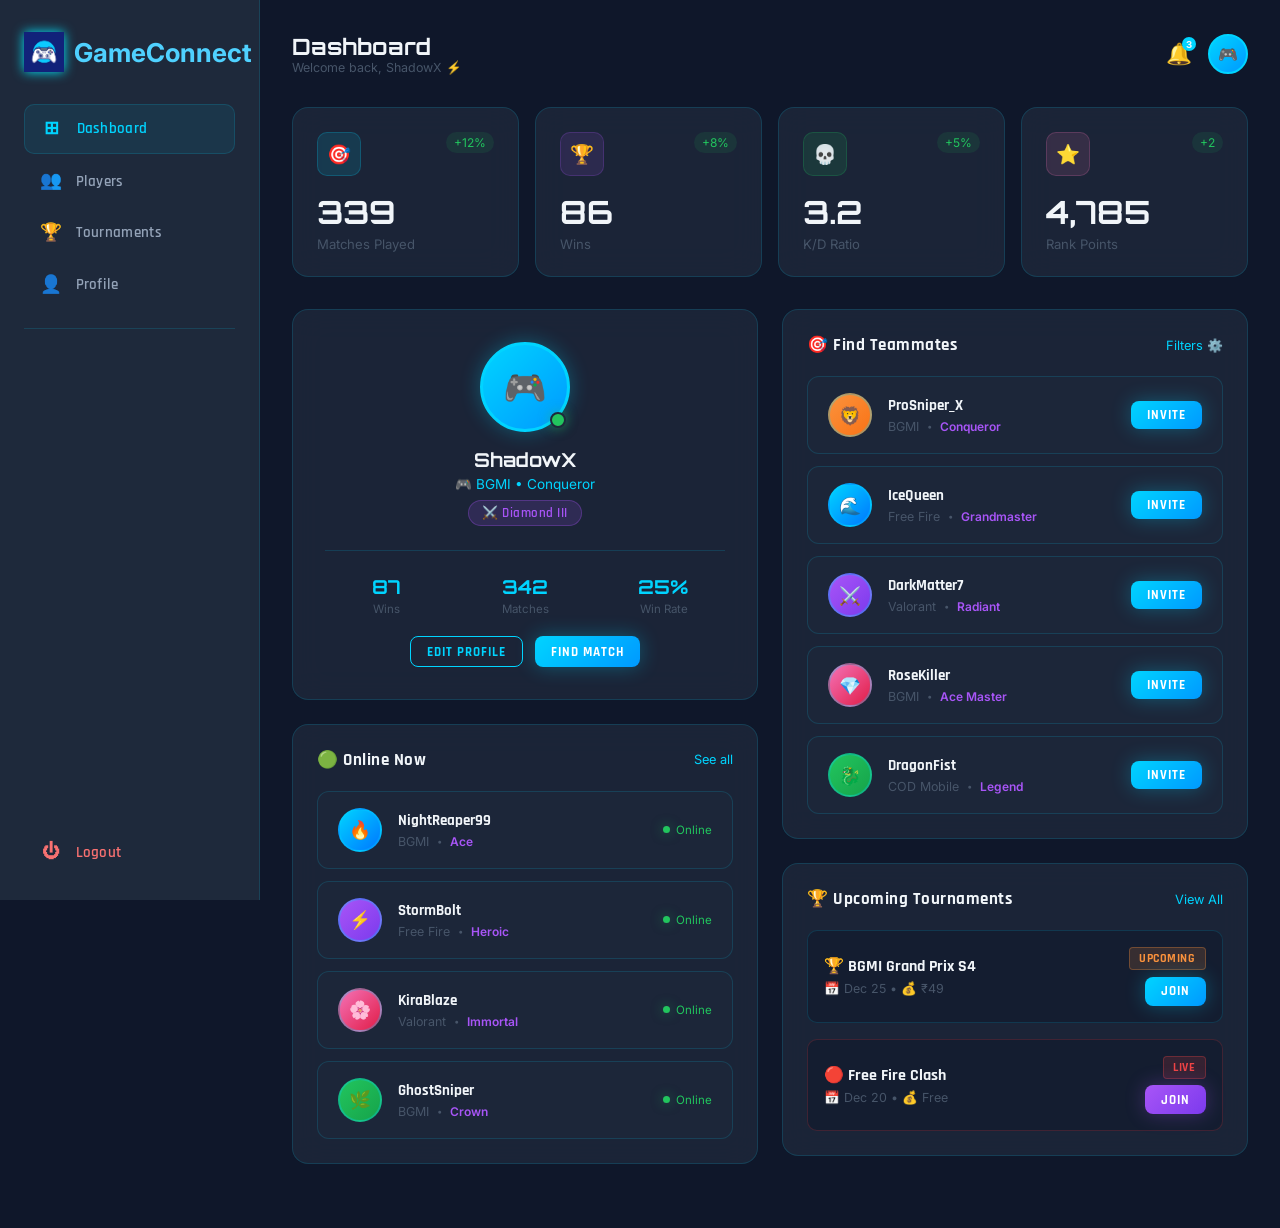
<file: Frontend/dashboard.html>
<!DOCTYPE html>
<html lang="en">

<head>
    <meta charset="UTF-8" />
    <meta name="viewport" content="width=device-width, initial-scale=1.0" />
    <title>Dashboard — GameConnect</title>
    <link rel="stylesheet" href="css/style.css" />
</head>

<body>

    <div class="dashboard-layout">

        <!-- sidebar -->
        <aside class="sidebar">
            <a href="index.html" class="sidebar-logo">
                <div class="brand">
                    <img src="images/logo.jpg" alt="GameConnect Logo" class="logo">
                    <h1>GameConnect</h1>
                </div>
            </a>
            <nav class="sidebar-nav">
                <a href="dashboard.html" class="active">
                    <span class="nav-icon">⊞</span> Dashboard
                </a>
                <a href="dashboard.html#players">
                    <span class="nav-icon">👥</span> Players
                </a>
                <a href="tournaments.html">
                    <span class="nav-icon">🏆</span> Tournaments
                </a>
                <a href="profile.html">
                    <span class="nav-icon">👤</span> Profile
                </a>
                <div class="sidebar-divider"></div>
                <div class="sidebar-logout">
                    <a href="index.html">
                        <span class="nav-icon">⏻</span> Logout
                    </a>
                </div>
            </nav>
        </aside>

        <!-- main -->
        <main class="dashboard-main">
            <div class="dashboard-topbar">
                <div style="display:flex;align-items:center;gap:1rem">
                    <button class="mobile-menu-btn"
                        onclick="document.querySelector('.sidebar').classList.toggle('open')">☰ Menu</button>
                    <div>
                        <div class="topbar-title">Dashboard</div>
                        <div style="font-size:0.78rem;color:var(--text-muted)">Welcome back, ShadowX ⚡</div>
                    </div>
                </div>
                <div class="topbar-right">
                    <div style="position:relative;cursor:pointer">
                        <span style="font-size:1.3rem">🔔</span>
                        <span
                            style="position:absolute;top:-4px;right:-4px;width:14px;height:14px;background:var(--neon-blue);border-radius:50%;font-size:0.6rem;display:flex;align-items:center;justify-content:center;font-weight:700">3</span>
                    </div>
                    <div class="topbar-avatar">🎮</div>
                </div>
            </div>

            <!-- stat cards -->
            <div class="dashboard-grid-3" style="grid-template-columns:repeat(auto-fit,minmax(180px,1fr))">
                <div class="glass-card stat-card">
                    <div class="stat-top">
                        <div class="stat-icon icon-blue">🎯</div>
                        <span class="stat-change">+12%</span>
                    </div>
                    <div class="stat-num" data-count="342">0</div>
                    <div class="stat-label">Matches Played</div>
                </div>
                <div class="glass-card stat-card">
                    <div class="stat-top">
                        <div class="stat-icon icon-purple">🏆</div>
                        <span class="stat-change">+8%</span>
                    </div>
                    <div class="stat-num" data-count="87">0</div>
                    <div class="stat-label">Wins</div>
                </div>
                <div class="glass-card stat-card">
                    <div class="stat-top">
                        <div class="stat-icon icon-green">💀</div>
                        <span class="stat-change">+5%</span>
                    </div>
                    <div class="stat-num">3.2</div>
                    <div class="stat-label">K/D Ratio</div>
                </div>
                <div class="glass-card stat-card">
                    <div class="stat-top">
                        <div class="stat-icon icon-pink">⭐</div>
                        <span class="stat-change">+2</span>
                    </div>
                    <div class="stat-num" data-count="4820">0</div>
                    <div class="stat-label">Rank Points</div>
                </div>
            </div>

            <!-- main grid -->
            <div class="dashboard-grid">

                <!-- left col -->
                <div style="display:flex;flex-direction:column;gap:1.5rem">

                    <!-- profile card -->
                    <div class="glass-card profile-card">
                        <div class="profile-avatar-wrap">
                            <div class="profile-avatar">🎮</div>
                            <div class="status-badge"></div>
                        </div>
                        <div class="profile-name">ShadowX</div>
                        <div class="profile-game">🎮 BGMI • Conqueror</div>
                        <div class="profile-rank">⚔️ Diamond III</div>
                        <div class="profile-stats">
                            <div class="profile-stat">
                                <div class="profile-stat-num">87</div>
                                <div class="profile-stat-label">Wins</div>
                            </div>
                            <div class="profile-stat">
                                <div class="profile-stat-num">342</div>
                                <div class="profile-stat-label">Matches</div>
                            </div>
                            <div class="profile-stat">
                                <div class="profile-stat-num">25%</div>
                                <div class="profile-stat-label">Win Rate</div>
                            </div>
                        </div>
                        <div style="margin-top:1.25rem;display:flex;gap:0.75rem;justify-content:center">
                            <a href="profile.html" class="btn btn-secondary btn-sm">Edit Profile</a>
                            <a href="tournaments.html" class="btn btn-primary btn-sm">Find Match</a>
                        </div>
                    </div>

                    <!-- online players -->
                    <div class="glass-card section-card" id="players">
                        <div class="section-card-header">
                            <div class="section-card-title">🟢 Online Now</div>
                            <a href="#" class="see-all">See all</a>
                        </div>
                        <div class="players-list">
                            <div class="player-card">
                                <div class="player-avatar" style="background:linear-gradient(135deg,#00d4ff,#0077ff)">🔥
                                </div>
                                <div class="player-info">
                                    <div class="player-name">NightReaper99</div>
                                    <div class="player-meta">
                                        <span class="player-game">BGMI</span>
                                        <span class="player-sep">•</span>
                                        <span class="player-rank-tag">Ace</span>
                                    </div>
                                </div>
                                <div class="online-indicator">
                                    <span class="online-dot-sm"></span>
                                    <span class="online-text">Online</span>
                                </div>
                            </div>
                            <div class="player-card">
                                <div class="player-avatar" style="background:linear-gradient(135deg,#a855f7,#7c3aed)">⚡
                                </div>
                                <div class="player-info">
                                    <div class="player-name">StormBolt</div>
                                    <div class="player-meta">
                                        <span class="player-game">Free Fire</span>
                                        <span class="player-sep">•</span>
                                        <span class="player-rank-tag">Heroic</span>
                                    </div>
                                </div>
                                <div class="online-indicator">
                                    <span class="online-dot-sm"></span>
                                    <span class="online-text">Online</span>
                                </div>
                            </div>
                            <div class="player-card">
                                <div class="player-avatar" style="background:linear-gradient(135deg,#f472b6,#e11d48)">🌸
                                </div>
                                <div class="player-info">
                                    <div class="player-name">KiraBlaze</div>
                                    <div class="player-meta">
                                        <span class="player-game">Valorant</span>
                                        <span class="player-sep">•</span>
                                        <span class="player-rank-tag">Immortal</span>
                                    </div>
                                </div>
                                <div class="online-indicator">
                                    <span class="online-dot-sm"></span>
                                    <span class="online-text">Online</span>
                                </div>
                            </div>
                            <div class="player-card">
                                <div class="player-avatar" style="background:linear-gradient(135deg,#22c55e,#16a34a)">🌿
                                </div>
                                <div class="player-info">
                                    <div class="player-name">GhostSniper</div>
                                    <div class="player-meta">
                                        <span class="player-game">BGMI</span>
                                        <span class="player-sep">•</span>
                                        <span class="player-rank-tag">Crown</span>
                                    </div>
                                </div>
                                <div class="online-indicator">
                                    <span class="online-dot-sm"></span>
                                    <span class="online-text">Online</span>
                                </div>
                            </div>
                        </div>
                    </div>

                </div>

                <!-- right col -->
                <div style="display:flex;flex-direction:column;gap:1.5rem">

                    <!-- find teammets -->
                    <div class="glass-card section-card">
                        <div class="section-card-header">
                            <div class="section-card-title">🎯 Find Teammates</div>
                            <a href="#" class="see-all">Filters ⚙️</a>
                        </div>
                        <div style="display:flex;flex-direction:column;gap:0.75rem">

                            <div class="player-card">
                                <div class="player-avatar" style="background:linear-gradient(135deg,#fb923c,#f97316)">🦁
                                </div>
                                <div class="player-info">
                                    <div class="player-name">ProSniper_X</div>
                                    <div class="player-meta">
                                        <span class="player-game">BGMI</span>
                                        <span class="player-sep">•</span>
                                        <span class="player-rank-tag">Conqueror</span>
                                    </div>
                                </div>
                                <button class="btn btn-primary btn-sm"
                                    onclick="invitePlayer('ProSniper_X')">Invite</button>
                            </div>

                            <div class="player-card">
                                <div class="player-avatar" style="background:linear-gradient(135deg,#00d4ff,#0077ff)">🌊
                                </div>
                                <div class="player-info">
                                    <div class="player-name">IceQueen</div>
                                    <div class="player-meta">
                                        <span class="player-game">Free Fire</span>
                                        <span class="player-sep">•</span>
                                        <span class="player-rank-tag">Grandmaster</span>
                                    </div>
                                </div>
                                <button class="btn btn-primary btn-sm"
                                    onclick="invitePlayer('IceQueen')">Invite</button>
                            </div>

                            <div class="player-card">
                                <div class="player-avatar" style="background:linear-gradient(135deg,#a855f7,#7c3aed)">⚔️
                                </div>
                                <div class="player-info">
                                    <div class="player-name">DarkMatter7</div>
                                    <div class="player-meta">
                                        <span class="player-game">Valorant</span>
                                        <span class="player-sep">•</span>
                                        <span class="player-rank-tag">Radiant</span>
                                    </div>
                                </div>
                                <button class="btn btn-primary btn-sm"
                                    onclick="invitePlayer('DarkMatter7')">Invite</button>
                            </div>

                            <div class="player-card">
                                <div class="player-avatar" style="background:linear-gradient(135deg,#f472b6,#e11d48)">💎
                                </div>
                                <div class="player-info">
                                    <div class="player-name">RoseKiller</div>
                                    <div class="player-meta">
                                        <span class="player-game">BGMI</span>
                                        <span class="player-sep">•</span>
                                        <span class="player-rank-tag">Ace Master</span>
                                    </div>
                                </div>
                                <button class="btn btn-primary btn-sm"
                                    onclick="invitePlayer('RoseKiller')">Invite</button>
                            </div>

                            <div class="player-card">
                                <div class="player-avatar" style="background:linear-gradient(135deg,#22c55e,#16a34a)">🐉
                                </div>
                                <div class="player-info">
                                    <div class="player-name">DragonFist</div>
                                    <div class="player-meta">
                                        <span class="player-game">COD Mobile</span>
                                        <span class="player-sep">•</span>
                                        <span class="player-rank-tag">Legend</span>
                                    </div>
                                </div>
                                <button class="btn btn-primary btn-sm"
                                    onclick="invitePlayer('DragonFist')">Invite</button>
                            </div>

                        </div>
                    </div>

                    <!-- upcoming tournaments  -->
                    <div class="glass-card section-card">
                        <div class="section-card-header">
                            <div class="section-card-title">🏆 Upcoming Tournaments</div>
                            <a href="tournaments.html" class="see-all">View All</a>
                        </div>
                        <div style="display:flex;flex-direction:column;gap:1rem">

                            <div
                                style="display:flex;align-items:center;justify-content:space-between;padding:1rem;background:rgba(15,23,42,0.5);border-radius:10px;border:1px solid var(--border-color)">
                                <div>
                                    <div
                                        style="font-family:'Rajdhani',sans-serif;font-weight:700;margin-bottom:0.25rem">
                                        🏆 BGMI Grand Prix S4</div>
                                    <div style="font-size:0.78rem;color:var(--text-muted)">📅 Dec 25 • 💰 ₹49</div>
                                </div>
                                <div style="display:flex;flex-direction:column;align-items:flex-end;gap:0.4rem">
                                    <span class="tag tag-upcoming">Upcoming</span>
                                    <button class="btn btn-primary btn-sm"
                                        onclick="openJoinModal('BGMI Grand Prix S4','₹49')">Join</button>
                                </div>
                            </div>

                            <div
                                style="display:flex;align-items:center;justify-content:space-between;padding:1rem;background:rgba(15,23,42,0.5);border-radius:10px;border:1px solid rgba(239,68,68,0.2)">
                                <div>
                                    <div
                                        style="font-family:'Rajdhani',sans-serif;font-weight:700;margin-bottom:0.25rem">
                                        🔴 Free Fire Clash</div>
                                    <div style="font-size:0.78rem;color:var(--text-muted)">📅 Dec 20 • 💰 Free</div>
                                </div>
                                <div style="display:flex;flex-direction:column;align-items:flex-end;gap:0.4rem">
                                    <span class="tag tag-live">Live</span>
                                    <button class="btn btn-purple btn-sm"
                                        onclick="openJoinModal('Free Fire Clash','Free')">Join</button>
                                </div>
                            </div>

                        </div>
                    </div>

                </div>
            </div>

        </main>
    </div>

    <!-- join modal -->
    <div class="modal-overlay" id="joinModal">
        <div class="modal">
            <button class="modal-close" onclick="closeModal('joinModal')">✕</button>
            <div style="font-size:2.5rem;margin-bottom:1rem">🏆</div>
            <div class="modal-title" id="modalTournamentName">Tournament Name</div>
            <div class="modal-sub">Entry Fee: <strong id="modalEntryFee" style="color:var(--neon-green)">₹49</strong> •
                Confirm your registration to secure your spot.</div>
            <div style="display:flex;gap:0.75rem">
                <button class="btn btn-primary" style="flex:1" onclick="confirmJoin()">✅ Confirm Join</button>
                <button class="btn btn-secondary" style="flex:1" onclick="closeModal('joinModal')">Cancel</button>
            </div>
        </div>
    </div>

    <script src="js/script.js"></script>
</body>

</html>
</file>
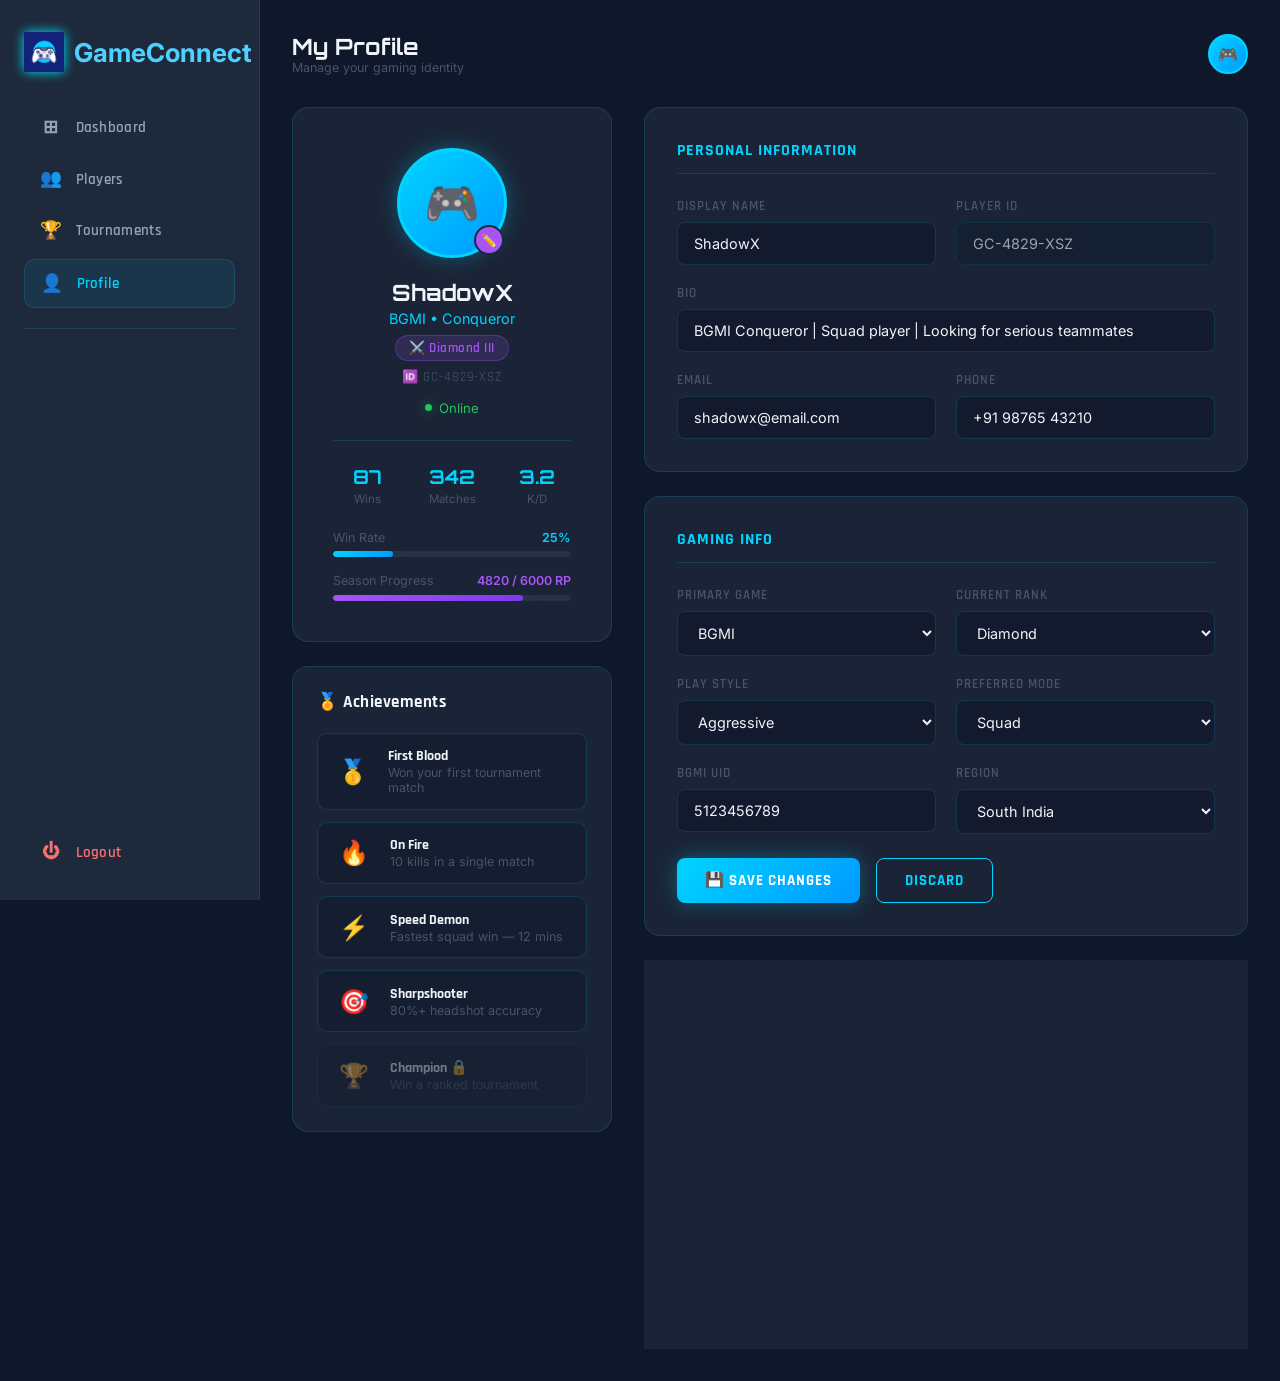
<file: Frontend/profile.html>
<!DOCTYPE html>
<html lang="en">

<head>
    <meta charset="UTF-8" />
    <meta name="viewport" content="width=device-width, initial-scale=1.0" />
    <title>Profile — GameConnect</title>
    <link rel="stylesheet" href="css/style.css" />
</head>

<body>

    <div class="dashboard-layout">

        <!-- sidebar -->
        <aside class="sidebar">
            <a href="index.html" class="sidebar-logo">
                <div class="brand">
                    <img src="images/logo.jpg" alt="GameConnect Logo" class="logo">
                    <h1>GameConnect</h1>
                </div>
            </a>
            <nav class="sidebar-nav">
                <a href="dashboard.html">
                    <span class="nav-icon">⊞</span> Dashboard
                </a>
                <a href="dashboard.html#players">
                    <span class="nav-icon">👥</span> Players
                </a>
                <a href="tournaments.html">
                    <span class="nav-icon">🏆</span> Tournaments
                </a>
                <a href="profile.html" class="active">
                    <span class="nav-icon">👤</span> Profile
                </a>
                <div class="sidebar-divider"></div>
                <div class="sidebar-logout">
                    <a href="index.html">
                        <span class="nav-icon">⏻</span> Logout
                    </a>
                </div>
            </nav>
        </aside>

        <!-- main -->
        <main class="dashboard-main">

            <div class="dashboard-topbar">
                <div style="display:flex;align-items:center;gap:1rem">
                    <button class="mobile-menu-btn"
                        onclick="document.querySelector('.sidebar').classList.toggle('open')">☰ Menu</button>
                    <div>
                        <div class="topbar-title">My Profile</div>
                        <div style="font-size:0.78rem;color:var(--text-muted)">Manage your gaming identity</div>
                    </div>
                </div>
                <div class="topbar-avatar">🎮</div>
            </div>

            <div class="profile-page-grid">

                <!-- left: profile card -->
                <div style="display:flex;flex-direction:column;gap:1.5rem">

                    <div class="glass-card profile-main-card">
                        <div class="profile-avatar-lg">
                            🎮
                            <div class="avatar-edit">✏️</div>
                        </div>
                        <div class="profile-name" style="font-size:1.4rem">ShadowX</div>
                        <div class="profile-game" style="font-size:0.9rem">BGMI • Conqueror</div>
                        <div
                            style="display:flex;align-items:center;justify-content:center;gap:0.5rem;margin-top:0.5rem">
                            <div class="profile-rank">⚔️ Diamond III</div>
                        </div>
                        <div class="profile-player-id">🆔 GC-4829-XSZ</div>

                        <div
                            style="display:flex;align-items:center;justify-content:center;gap:0.4rem;margin-top:0.85rem;font-size:0.82rem;color:var(--neon-green)">
                            <span class="online-dot-sm"></span> Online
                        </div>

                        <div class="profile-stats">
                            <div class="profile-stat">
                                <div class="profile-stat-num">87</div>
                                <div class="profile-stat-label">Wins</div>
                            </div>
                            <div class="profile-stat">
                                <div class="profile-stat-num">342</div>
                                <div class="profile-stat-label">Matches</div>
                            </div>
                            <div class="profile-stat">
                                <div class="profile-stat-num">3.2</div>
                                <div class="profile-stat-label">K/D</div>
                            </div>
                        </div>

                        <div style="width:100%;margin-top:1.5rem">
                            <div
                                style="display:flex;justify-content:space-between;font-size:0.78rem;margin-bottom:0.4rem">
                                <span style="color:var(--text-muted)">Win Rate</span>
                                <span style="color:var(--neon-blue);font-weight:600">25%</span>
                            </div>
                            <div style="height:6px;background:rgba(255,255,255,0.06);border-radius:3px;overflow:hidden">
                                <div
                                    style="height:100%;width:25%;background:var(--gradient-blue);border-radius:3px;box-shadow:var(--glow-blue)">
                                </div>
                            </div>
                        </div>

                        <div style="width:100%;margin-top:1rem">
                            <div
                                style="display:flex;justify-content:space-between;font-size:0.78rem;margin-bottom:0.4rem">
                                <span style="color:var(--text-muted)">Season Progress</span>
                                <span style="color:var(--neon-purple);font-weight:600">4820 / 6000 RP</span>
                            </div>
                            <div style="height:6px;background:rgba(255,255,255,0.06);border-radius:3px;overflow:hidden">
                                <div
                                    style="height:100%;width:80%;background:var(--gradient-purple);border-radius:3px;box-shadow:var(--glow-purple)">
                                </div>
                            </div>
                        </div>
                    </div>

                    <!-- achievements -->
                    <div class="glass-card section-card">
                        <div class="section-card-header">
                            <div class="section-card-title">🏅 Achievements</div>
                        </div>
                        <div class="achievements-list">
                            <div class="achievement-item">
                                <div class="achievement-icon">🥇</div>
                                <div>
                                    <div class="achievement-name">First Blood</div>
                                    <div class="achievement-desc">Won your first tournament match</div>
                                </div>
                            </div>
                            <div class="achievement-item">
                                <div class="achievement-icon">🔥</div>
                                <div>
                                    <div class="achievement-name">On Fire</div>
                                    <div class="achievement-desc">10 kills in a single match</div>
                                </div>
                            </div>
                            <div class="achievement-item">
                                <div class="achievement-icon">⚡</div>
                                <div>
                                    <div class="achievement-name">Speed Demon</div>
                                    <div class="achievement-desc">Fastest squad win — 12 mins</div>
                                </div>
                            </div>
                            <div class="achievement-item">
                                <div class="achievement-icon">🎯</div>
                                <div>
                                    <div class="achievement-name">Sharpshooter</div>
                                    <div class="achievement-desc">80%+ headshot accuracy</div>
                                </div>
                            </div>
                            <div class="achievement-item" style="opacity:0.4">
                                <div class="achievement-icon">🏆</div>
                                <div>
                                    <div class="achievement-name">Champion 🔒</div>
                                    <div class="achievement-desc">Win a ranked tournament</div>
                                </div>
                            </div>
                        </div>
                    </div>

                </div>

                <!-- right: edit form -->
                <div style="display:flex;flex-direction:column;gap:1.5rem">

                    <div class="glass-card form-card">
                        <div class="form-section-title">Personal Information</div>
                        <form id="profileForm">
                            <div class="form-grid">
                                <div class="form-group">
                                    <label class="form-label">Display Name</label>
                                    <input type="text" class="form-input" value="ShadowX"
                                        placeholder="Enter display name" />
                                </div>
                                <div class="form-group">
                                    <label class="form-label">Player ID</label>
                                    <input type="text" class="form-input" value="GC-4829-XSZ" readonly
                                        style="opacity:0.6;cursor:not-allowed" />
                                </div>
                                <div class="form-group full">
                                    <label class="form-label">Bio</label>
                                    <input type="text" class="form-input"
                                        value="BGMI Conqueror | Squad player | Looking for serious teammates"
                                        placeholder="Tell others about yourself" />
                                </div>
                                <div class="form-group">
                                    <label class="form-label">Email</label>
                                    <input type="email" class="form-input" value="shadowx@email.com"
                                        placeholder="Your email" />
                                </div>
                                <div class="form-group">
                                    <label class="form-label">Phone</label>
                                    <input type="tel" class="form-input" value="+91 98765 43210"
                                        placeholder="Phone number" />
                                </div>
                            </div>
                        </form>
                    </div>

                    <div class="glass-card form-card">
                        <div class="form-section-title">Gaming Info</div>
                        <div class="form-grid">
                            <div class="form-group">
                                <label class="form-label">Primary Game</label>
                                <select class="form-input">
                                    <option selected>BGMI</option>
                                    <option>Free Fire</option>
                                    <option>Valorant</option>
                                    <option>COD Mobile</option>
                                </select>
                            </div>
                            <div class="form-group">
                                <label class="form-label">Current Rank</label>
                                <select class="form-input">
                                    <option>Bronze</option>
                                    <option>Silver</option>
                                    <option>Gold</option>
                                    <option>Platinum</option>
                                    <option selected>Diamond</option>
                                    <option>Crown</option>
                                    <option>Ace</option>
                                    <option>Conqueror</option>
                                </select>
                            </div>
                            <div class="form-group">
                                <label class="form-label">Play Style</label>
                                <select class="form-input">
                                    <option selected>Aggressive</option>
                                    <option>Defensive</option>
                                    <option>Support</option>
                                    <option>Sniper</option>
                                </select>
                            </div>
                            <div class="form-group">
                                <label class="form-label">Preferred Mode</label>
                                <select class="form-input">
                                    <option selected>Squad</option>
                                    <option>Duo</option>
                                    <option>Solo</option>
                                </select>
                            </div>
                            <div class="form-group">
                                <label class="form-label">BGMI UID</label>
                                <input type="text" class="form-input" value="5123456789" placeholder="In-game UID" />
                            </div>
                            <div class="form-group">
                                <label class="form-label">Region</label>
                                <select class="form-input">
                                    <option selected>South India</option>
                                    <option>North India</option>
                                    <option>East India</option>
                                    <option>West India</option>
                                </select>
                            </div>
                        </div>
                        <div class="form-actions">
                            <button class="btn btn-primary"
                                onclick="document.getElementById('profileForm') && document.getElementById('profileForm').dispatchEvent(new Event('submit')); showNotification('✨ Profile saved successfully!')">💾
                                Save Changes</button>
                            <button class="btn btn-secondary"
                                onclick="showNotification('↩️ Changes discarded')">Discard</button>
                        </div>
                    </div>

                    <!-- recent activity -->
                    <div class="glass-card section-card">
                        <div class="section-card-header">
                            <div class="section-card-title">⏱ Recent Activity</div>
                        </div>
                        <div style="display:flex;flex-direction:column;gap:0.75rem">

                            <div
                                style="display:flex;align-items:center;gap:1rem;padding:0.85rem;background:rgba(15,23,42,0.4);border-radius:10px;border:1px solid var(--border-color)">
                                <div
                                    style="width:36px;height:36px;border-radius:8px;background:rgba(0,212,255,0.12);display:flex;align-items:center;justify-content:center;font-size:1rem">
                                    🏆</div>
                                <div style="flex:1">
                                    <div style="font-size:0.88rem;font-weight:600;font-family:'Rajdhani',sans-serif">
                                        Joined BGMI Grand Prix S4</div>
                                    <div style="font-size:0.75rem;color:var(--text-muted)">2 hours ago</div>
                                </div>
                                <span class="tag tag-upcoming">Joined</span>
                            </div>

                            <div
                                style="display:flex;align-items:center;gap:1rem;padding:0.85rem;background:rgba(15,23,42,0.4);border-radius:10px;border:1px solid var(--border-color)">
                                <div
                                    style="width:36px;height:36px;border-radius:8px;background:rgba(34,197,94,0.12);display:flex;align-items:center;justify-content:center;font-size:1rem">
                                    🏅</div>
                                <div style="flex:1">
                                    <div style="font-size:0.88rem;font-weight:600;font-family:'Rajdhani',sans-serif">
                                        Earned "Sharpshooter" badge</div>
                                    <div style="font-size:0.75rem;color:var(--text-muted)">Yesterday</div>
                                </div>
                                <span class="tag"
                                    style="background:rgba(34,197,94,0.12);color:var(--neon-green);border:1px solid rgba(34,197,94,0.3)">New</span>
                            </div>

                            <div
                                style="display:flex;align-items:center;gap:1rem;padding:0.85rem;background:rgba(15,23,42,0.4);border-radius:10px;border:1px solid var(--border-color)">
                                <div
                                    style="width:36px;height:36px;border-radius:8px;background:rgba(168,85,247,0.12);display:flex;align-items:center;justify-content:center;font-size:1rem">
                                    ⚡</div>
                                <div style="flex:1">
                                    <div style="font-size:0.88rem;font-weight:600;font-family:'Rajdhani',sans-serif">
                                        Invited by StormBolt</div>
                                    <div style="font-size:0.75rem;color:var(--text-muted)">2 days ago</div>
                                </div>
                                <button class="btn btn-primary btn-sm"
                                    onclick="invitePlayer('StormBolt'); this.textContent='✅ Accepted'; this.disabled=true">Accept</button>
                            </div>

                            <div
                                style="display:flex;align-items:center;gap:1rem;padding:0.85rem;background:rgba(15,23,42,0.4);border-radius:10px;border:1px solid var(--border-color)">
                                <div
                                    style="width:36px;height:36px;border-radius:8px;background:rgba(251,146,60,0.12);display:flex;align-items:center;justify-content:center;font-size:1rem">
                                    🎯</div>
                                <div style="flex:1">
                                    <div style="font-size:0.88rem;font-weight:600;font-family:'Rajdhani',sans-serif">
                                        Match completed — 8 kills, #3 finish</div>
                                    <div style="font-size:0.75rem;color:var(--text-muted)">3 days ago</div>
                                </div>
                            </div>

                        </div>
                    </div>

                </div>
            </div>

        </main>
    </div>

    <script src="js/script.js"></script>
</body>

</html>
</file>
<file: Frontend/css/style.css>
@import url('https://fonts.googleapis.com/css2?family=Rajdhani:wght@400;500;600;700&family=Orbitron:wght@400;500;700;900&family=Inter:wght@300;400;500;600&display=swap');

:root {
    --bg-primary: #0f172a;
    --bg-secondary: #1e293b;
    --bg-tertiary: #0d1b2e;
    --card-bg: rgba(30, 41, 59, 0.8);
    --neon-blue: #00d4ff;
    --neon-purple: #a855f7;
    --neon-pink: #f472b6;
    --neon-green: #22c55e;
    --text-primary: #f1f5f9;
    --text-secondary: #94a3b8;
    --text-muted: #475569;
    --border-color: rgba(0, 212, 255, 0.15);
    --border-hover: rgba(0, 212, 255, 0.4);
    --glow-blue: 0 0 20px rgba(0, 212, 255, 0.3);
    --glow-purple: 0 0 20px rgba(168, 85, 247, 0.3);
    --glow-green: 0 0 12px rgba(34, 197, 94, 0.5);
    --gradient-blue: linear-gradient(135deg, #00d4ff, #0099ff);
    --gradient-purple: linear-gradient(135deg, #a855f7, #7c3aed);
    --gradient-hero: linear-gradient(135deg, #0f172a 0%, #1a0533 50%, #0f172a 100%);
}

* {
    margin: 0;
    padding: 0;
    box-sizing: border-box;
}

html {
    scroll-behavior: smooth;
}

body {
    font-family: 'Inter', sans-serif;
    background-color: var(--bg-primary);
    color: var(--text-primary);
    min-height: 100vh;
    overflow-x: hidden;
}

/* scrollbar */
::-webkit-scrollbar {
    width: 6px;
}

::-webkit-scrollbar-track {
    background: var(--bg-primary);
}

::-webkit-scrollbar-thumb {
    background: var(--neon-blue);
    border-radius: 3px;
}

/* navbar */
.navbar {
    position: fixed;
    top: 0;
    left: 0;
    right: 0;
    z-index: 1000;
    padding: 1rem 2rem;
    display: flex;
    align-items: center;
    justify-content: space-between;
    background: rgba(15, 23, 42, 0.85);
    backdrop-filter: blur(20px);
    border-bottom: 1px solid var(--border-color);
    transition: all 0.3s ease;
}

.navbar.scrolled {
    padding: 0.75rem 2rem;
    background: rgba(15, 23, 42, 0.98);
}

.nav-logo {
    display: flex;
    align-items: center;
    gap: 0.5rem;
    text-decoration: none;
}

.logo-icon {
    width: 36px;
    height: 36px;
    background: var(--gradient-blue);
    border-radius: 8px;
    display: flex;
    align-items: center;
    justify-content: center;
    font-size: 1.1rem;
    box-shadow: var(--glow-blue);
}

.logo-text {
    font-family: 'Orbitron', monospace;
    font-size: 1.3rem;
    font-weight: 700;
    background: linear-gradient(135deg, var(--neon-blue), var(--neon-purple));
    -webkit-background-clip: text;
    -webkit-text-fill-color: transparent;
    background-clip: text;
    letter-spacing: 1px;
}

.nav-links {
    display: flex;
    list-style: none;
    gap: 0.25rem;
    align-items: center;
}

.nav-links a {
    display: block;
    padding: 0.5rem 1rem;
    color: var(--text-secondary);
    text-decoration: none;
    font-family: 'Rajdhani', sans-serif;
    font-size: 0.95rem;
    font-weight: 600;
    letter-spacing: 0.5px;
    text-transform: uppercase;
    border-radius: 6px;
    transition: all 0.2s ease;
    position: relative;
}

.nav-links a:hover,
.nav-links a.active {
    color: var(--neon-blue);
    background: rgba(0, 212, 255, 0.08);
}

.nav-links a.active::after {
    content: '';
    position: absolute;
    bottom: 2px;
    left: 50%;
    transform: translateX(-50%);
    width: 20px;
    height: 2px;
    background: var(--neon-blue);
    border-radius: 1px;
    box-shadow: var(--glow-blue);
}

.btn-login {
    padding: 0.5rem 1.25rem !important;
    background: var(--gradient-blue) !important;
    color: #fff !important;
    border-radius: 8px !important;
    box-shadow: var(--glow-blue);
    transition: all 0.2s ease !important;
}

.btn-login:hover {
    transform: translateY(-1px);
    box-shadow: 0 0 30px rgba(0, 212, 255, 0.5) !important;
}

.hamburger {
    display: none;
    flex-direction: column;
    gap: 5px;
    cursor: pointer;
    padding: 5px;
}

.hamburger span {
    width: 24px;
    height: 2px;
    background: var(--neon-blue);
    border-radius: 2px;
    transition: all 0.3s ease;
}

/* buttons */
.btn {
    display: inline-flex;
    align-items: center;
    gap: 0.5rem;
    padding: 0.75rem 1.75rem;
    border-radius: 8px;
    font-family: 'Rajdhani', sans-serif;
    font-weight: 700;
    font-size: 0.95rem;
    letter-spacing: 1px;
    text-transform: uppercase;
    cursor: pointer;
    text-decoration: none;
    transition: all 0.25s ease;
    border: none;
    position: relative;
    overflow: hidden;
}

.btn::before {
    content: '';
    position: absolute;
    inset: 0;
    background: rgba(255, 255, 255, 0.1);
    transform: translateX(-100%);
    transition: transform 0.3s ease;
}

.btn:hover::before {
    transform: translateX(0);
}

.btn-primary {
    background: var(--gradient-blue);
    color: #fff;
    box-shadow: var(--glow-blue);
}

.btn-primary:hover {
    transform: translateY(-2px);
    box-shadow: 0 0 35px rgba(0, 212, 255, 0.55);
}

.btn-secondary {
    background: transparent;
    color: var(--neon-blue);
    border: 1px solid var(--neon-blue);
}

.btn-secondary:hover {
    background: rgba(0, 212, 255, 0.1);
    transform: translateY(-2px);
    box-shadow: var(--glow-blue);
}

.btn-purple {
    background: var(--gradient-purple);
    color: #fff;
    box-shadow: var(--glow-purple);
}

.btn-purple:hover {
    transform: translateY(-2px);
    box-shadow: 0 0 35px rgba(168, 85, 247, 0.55);
}

.btn-sm {
    padding: 0.4rem 1rem;
    font-size: 0.8rem;
}

/* glass card */
.glass-card {
    background: var(--card-bg);
    backdrop-filter: blur(16px);
    border: 1px solid var(--border-color);
    border-radius: 16px;
    transition: all 0.3s ease;
}

.glass-card:hover {
    border-color: var(--border-hover);
    box-shadow: 0 8px 32px rgba(0, 0, 0, 0.4), var(--glow-blue);
    transform: translateY(-4px);
}

/* hero section */
.hero {
    min-height: 100vh;
    display: flex;
    align-items: center;
    position: relative;
    overflow: hidden;
    background: var(--gradient-hero);
}

.hero-bg {
    position: absolute;
    inset: 0;
    z-index: 0;
}

.hero-grid {
    position: absolute;
    inset: 0;
    background-image:
        linear-gradient(rgba(0, 212, 255, 0.04) 1px, transparent 1px),
        linear-gradient(90deg, rgba(0, 212, 255, 0.04) 1px, transparent 1px);
    background-size: 60px 60px;
    animation: gridMove 20s linear infinite;
}

@keyframes gridMove {
    0% {
        transform: perspective(500px) rotateX(20deg) translateY(0);
    }

    100% {
        transform: perspective(500px) rotateX(20deg) translateY(60px);
    }
}

.hero-orb {
    position: absolute;
    border-radius: 50%;
    filter: blur(80px);
    opacity: 0.25;
    animation: orbFloat 8s ease-in-out infinite;
}

.hero-orb-1 {
    width: 500px;
    height: 500px;
    background: var(--neon-blue);
    top: -100px;
    right: -100px;
}

.hero-orb-2 {
    width: 400px;
    height: 400px;
    background: var(--neon-purple);
    bottom: -100px;
    left: 20%;
    animation-delay: -4s;
}

.hero-orb-3 {
    width: 200px;
    height: 200px;
    background: var(--neon-pink);
    top: 30%;
    left: 10%;
    animation-delay: -2s;
    opacity: 0.15;
}

@keyframes orbFloat {

    0%,
    100% {
        transform: translateY(0) scale(1);
    }

    50% {
        transform: translateY(-30px) scale(1.05);
    }
}

.hero-content {
    position: relative;
    z-index: 2;
    max-width: 700px;
}

.hero-badge {
    display: inline-flex;
    align-items: center;
    gap: 0.5rem;
    padding: 0.4rem 1rem;
    background: rgba(0, 212, 255, 0.1);
    border: 1px solid rgba(0, 212, 255, 0.3);
    border-radius: 50px;
    font-family: 'Rajdhani', sans-serif;
    font-size: 0.85rem;
    font-weight: 600;
    color: var(--neon-blue);
    letter-spacing: 1px;
    text-transform: uppercase;
    margin-bottom: 1.5rem;
    animation: fadeUp 0.6s ease forwards;
}

.badge-dot {
    width: 7px;
    height: 7px;
    border-radius: 50%;
    background: var(--neon-green);
    box-shadow: var(--glow-green);
    animation: pulse 2s infinite;
}

@keyframes pulse {

    0%,
    100% {
        opacity: 1;
    }

    50% {
        opacity: 0.4;
    }
}

.hero h1 {
    font-family: 'Orbitron', monospace;
    font-size: clamp(2.5rem, 6vw, 4.5rem);
    font-weight: 900;
    line-height: 1.1;
    letter-spacing: -1px;
    margin-bottom: 1.25rem;
    animation: fadeUp 0.6s 0.1s ease both;
}

.hero h1 .highlight {
    background: linear-gradient(135deg, var(--neon-blue), var(--neon-purple));
    -webkit-background-clip: text;
    -webkit-text-fill-color: transparent;
    background-clip: text;
    display: block;
}

.hero p {
    font-size: 1.15rem;
    color: var(--text-secondary);
    line-height: 1.7;
    margin-bottom: 2.5rem;
    max-width: 520px;
    animation: fadeUp 0.6s 0.2s ease both;
}

.hero-cta {
    display: flex;
    gap: 1rem;
    flex-wrap: wrap;
    animation: fadeUp 0.6s 0.3s ease both;
}

.hero-stats {
    display: flex;
    gap: 2.5rem;
    margin-top: 3.5rem;
    padding-top: 2rem;
    border-top: 1px solid var(--border-color);
    animation: fadeUp 0.6s 0.4s ease both;
}

.hero-stat-num {
    font-family: 'Orbitron', monospace;
    font-size: 1.6rem;
    font-weight: 700;
    color: var(--neon-blue);
}

.hero-stat-label {
    font-size: 0.8rem;
    color: var(--text-muted);
    text-transform: uppercase;
    letter-spacing: 1px;
}

@keyframes fadeUp {
    from {
        opacity: 0;
        transform: translateY(24px);
    }

    to {
        opacity: 1;
        transform: translateY(0);
    }
}

/* sections */
.section {
    padding: 5rem 0;
}

.container {
    max-width: 1200px;
    margin: 0 auto;
    padding: 0 2rem;
}

.section-header {
    text-align: center;
    margin-bottom: 3.5rem;
}

.section-tag {
    display: inline-block;
    font-family: 'Rajdhani', sans-serif;
    font-size: 0.8rem;
    font-weight: 700;
    letter-spacing: 3px;
    text-transform: uppercase;
    color: var(--neon-blue);
    margin-bottom: 0.75rem;
}

.section-title {
    font-family: 'Orbitron', monospace;
    font-size: clamp(1.75rem, 3.5vw, 2.5rem);
    font-weight: 700;
    letter-spacing: -0.5px;
    line-height: 1.2;
}

.section-subtitle {
    font-size: 1rem;
    color: var(--text-secondary);
    margin-top: 0.75rem;
    max-width: 500px;
    margin-left: auto;
    margin-right: auto;
}

/* games */
.games-grid {
    display: grid;
    grid-template-columns: repeat(auto-fit, minmax(280px, 1fr));
    gap: 1.5rem;
}

.game-card {
    position: relative;
    border-radius: 16px;
    overflow: hidden;
    cursor: pointer;
    transition: all 0.3s ease;
}

.game-card:hover {
    transform: translateY(-6px) scale(1.01);
}

.game-card-img {
    width: 100%;
    height: 200px;
    object-fit: cover;
    display: block;
}

.game-card-overlay {
    position: absolute;
    inset: 0;
    display: flex;
    flex-direction: column;
    justify-content: flex-end;
    padding: 1.5rem;
}

.game-card-bg {
    position: absolute;
    inset: 0;
    border-radius: 16px;
    border: 1px solid var(--border-color);
}

.bgmi-bg {
    background: linear-gradient(135deg, rgba(15, 23, 42, 0.7) 0%, rgba(0, 212, 255, 0.2) 100%), url('https://picsum.photos/seed/bgmi/600/300') center/cover;
}

.freefire-bg {
    background: linear-gradient(135deg, rgba(15, 23, 42, 0.7) 0%, rgba(168, 85, 247, 0.2) 100%), url('https://picsum.photos/seed/freefire/600/300') center/cover;
}

.valorant-bg {
    background: linear-gradient(135deg, rgba(15, 23, 42, 0.7) 0%, rgba(244, 63, 94, 0.2) 100%), url('https://picsum.photos/seed/valorant/600/300') center/cover;
}

.codm-bg {
    background: linear-gradient(135deg, rgba(15, 23, 42, 0.7) 0%, rgba(251, 146, 60, 0.2) 100%), url('https://picsum.photos/seed/cod/600/300') center/cover;
}

.game-card-content {
    position: relative;
    z-index: 1;
}

.game-badge {
    display: inline-block;
    padding: 0.25rem 0.75rem;
    border-radius: 50px;
    font-size: 0.7rem;
    font-weight: 700;
    font-family: 'Rajdhani', sans-serif;
    letter-spacing: 1px;
    text-transform: uppercase;
    margin-bottom: 0.5rem;
}

.badge-blue {
    background: rgba(0, 212, 255, 0.2);
    color: var(--neon-blue);
    border: 1px solid rgba(0, 212, 255, 0.3);
}

.badge-purple {
    background: rgba(168, 85, 247, 0.2);
    color: var(--neon-purple);
    border: 1px solid rgba(168, 85, 247, 0.3);
}

.badge-red {
    background: rgba(244, 63, 94, 0.2);
    color: #f43f5e;
    border: 1px solid rgba(244, 63, 94, 0.3);
}

.badge-orange {
    background: rgba(251, 146, 60, 0.2);
    color: #fb923c;
    border: 1px solid rgba(251, 146, 60, 0.3);
}

.game-card h3 {
    font-family: 'Orbitron', monospace;
    font-size: 1.3rem;
    font-weight: 700;
    margin-bottom: 0.4rem;
}

.game-card-meta {
    display: flex;
    align-items: center;
    justify-content: space-between;
    font-size: 0.82rem;
    color: var(--text-secondary);
}

.game-players {
    display: flex;
    align-items: center;
    gap: 0.4rem;
}

.online-dot {
    width: 7px;
    height: 7px;
    border-radius: 50%;
    background: var(--neon-green);
    box-shadow: var(--glow-green);
}

/* features */
.features-grid {
    display: grid;
    grid-template-columns: repeat(auto-fit, minmax(260px, 1fr));
    gap: 1.5rem;
}

.feature-card {
    padding: 2rem;
}

.feature-icon {
    width: 56px;
    height: 56px;
    border-radius: 14px;
    display: flex;
    align-items: center;
    justify-content: center;
    font-size: 1.5rem;
    margin-bottom: 1.25rem;
}

.icon-blue {
    background: rgba(0, 212, 255, 0.12);
    border: 1px solid rgba(0, 212, 255, 0.2);
}

.icon-purple {
    background: rgba(168, 85, 247, 0.12);
    border: 1px solid rgba(168, 85, 247, 0.2);
}

.icon-green {
    background: rgba(34, 197, 94, 0.12);
    border: 1px solid rgba(34, 197, 94, 0.2);
}

.icon-pink {
    background: rgba(244, 114, 182, 0.12);
    border: 1px solid rgba(244, 114, 182, 0.2);
}

.icon-orange {
    background: rgba(251, 146, 60, 0.12);
    border: 1px solid rgba(251, 146, 60, 0.2);
}

.feature-card h3 {
    font-family: 'Rajdhani', sans-serif;
    font-size: 1.15rem;
    font-weight: 700;
    letter-spacing: 0.5px;
    margin-bottom: 0.5rem;
}

.feature-card p {
    font-size: 0.88rem;
    color: var(--text-secondary);
    line-height: 1.6;
}

/* footer */
.footer {
    background: var(--bg-tertiary);
    border-top: 1px solid var(--border-color);
    padding: 3rem 0 1.5rem;
}

.footer-grid {
    display: grid;
    grid-template-columns: 1.5fr repeat(3, 1fr);
    gap: 3rem;
    margin-bottom: 3rem;
}

.footer-brand p {
    font-size: 0.88rem;
    color: var(--text-secondary);
    line-height: 1.7;
    margin: 1rem 0 1.5rem;
}

.social-links {
    display: flex;
    gap: 0.75rem;
}

.social-link {
    width: 38px;
    height: 38px;
    border-radius: 8px;
    background: var(--card-bg);
    border: 1px solid var(--border-color);
    display: flex;
    align-items: center;
    justify-content: center;
    color: var(--text-secondary);
    font-size: 1rem;
    text-decoration: none;
    transition: all 0.2s ease;
}

.social-link:hover {
    color: var(--neon-blue);
    border-color: var(--neon-blue);
    box-shadow: var(--glow-blue);
    transform: translateY(-2px);
}

.footer-col h4 {
    font-family: 'Rajdhani', sans-serif;
    font-size: 0.85rem;
    font-weight: 700;
    letter-spacing: 2px;
    text-transform: uppercase;
    color: var(--text-muted);
    margin-bottom: 1rem;
}

.footer-col ul {
    list-style: none;
    display: flex;
    flex-direction: column;
    gap: 0.6rem;
}

.footer-col a {
    color: var(--text-secondary);
    text-decoration: none;
    font-size: 0.88rem;
    transition: color 0.2s ease;
}

.footer-col a:hover {
    color: var(--neon-blue);
}

.footer-bottom {
    display: flex;
    align-items: center;
    justify-content: space-between;
    padding-top: 1.5rem;
    border-top: 1px solid var(--border-color);
    font-size: 0.82rem;
    color: var(--text-muted);
}

/* dashboard */
.dashboard-layout {
    display: flex;
    min-height: 100vh;
}

.sidebar {
    width: 260px;
    background: var(--bg-secondary);
    border-right: 1px solid var(--border-color);
    display: flex;
    flex-direction: column;
    padding: 1.5rem;
    position: fixed;
    top: 0;
    left: 0;
    height: 100vh;
    z-index: 100;
    transition: transform 0.3s ease;
}

.sidebar-logo {
    display: flex;
    align-items: center;
    gap: 0.5rem;
    padding: 0.5rem 0 2rem;
    text-decoration: none;
}

.sidebar-nav {
    flex: 1;
    display: flex;
    flex-direction: column;
    gap: 0.25rem;
}

.sidebar-nav a {
    display: flex;
    align-items: center;
    gap: 0.85rem;
    padding: 0.8rem 1rem;
    border-radius: 10px;
    color: var(--text-secondary);
    text-decoration: none;
    font-family: 'Rajdhani', sans-serif;
    font-weight: 600;
    font-size: 0.95rem;
    letter-spacing: 0.3px;
    transition: all 0.2s ease;
}

.sidebar-nav a:hover {
    color: var(--text-primary);
    background: rgba(255, 255, 255, 0.05);
}

.sidebar-nav a.active {
    color: var(--neon-blue);
    background: rgba(0, 212, 255, 0.08);
    border: 1px solid rgba(0, 212, 255, 0.15);
}

.sidebar-nav a .nav-icon {
    font-size: 1.1rem;
    width: 22px;
    text-align: center;
}

.sidebar-divider {
    height: 1px;
    background: var(--border-color);
    margin: 1rem 0;
}

.sidebar-logout {
    margin-top: auto;
}

.sidebar-logout a {
    color: #f87171 !important;
}

.sidebar-logout a:hover {
    background: rgba(248, 113, 113, 0.08) !important;
}

.dashboard-main {
    flex: 1;
    margin-left: 260px;
    padding: 2rem;
    min-height: 100vh;
}

.dashboard-topbar {
    display: flex;
    align-items: center;
    justify-content: space-between;
    margin-bottom: 2rem;
}

.topbar-title {
    font-family: 'Orbitron', monospace;
    font-size: 1.4rem;
    font-weight: 700;
}

.topbar-right {
    display: flex;
    align-items: center;
    gap: 1rem;
}

.topbar-avatar {
    width: 40px;
    height: 40px;
    border-radius: 50%;
    background: var(--gradient-blue);
    display: flex;
    align-items: center;
    justify-content: center;
    font-size: 1rem;
    cursor: pointer;
    border: 2px solid var(--neon-blue);
}

/* dashboard grids */
.dashboard-grid {
    display: grid;
    grid-template-columns: 1fr 1fr;
    gap: 1.5rem;
    margin-bottom: 2rem;
}

.dashboard-grid-3 {
    display: grid;
    grid-template-columns: repeat(3, 1fr);
    gap: 1rem;
    margin-bottom: 2rem;
}

.stat-card {
    padding: 1.5rem;
}

.stat-top {
    display: flex;
    align-items: flex-start;
    justify-content: space-between;
    margin-bottom: 1rem;
}

.stat-icon {
    width: 44px;
    height: 44px;
    border-radius: 10px;
    display: flex;
    align-items: center;
    justify-content: center;
    font-size: 1.2rem;
}

.stat-change {
    font-size: 0.75rem;
    color: var(--neon-green);
    background: rgba(34, 197, 94, 0.1);
    border-radius: 50px;
    padding: 0.2rem 0.5rem;
}

.stat-num {
    font-family: 'Orbitron', monospace;
    font-size: 2rem;
    font-weight: 700;
    color: var(--text-primary);
}

.stat-label {
    font-size: 0.82rem;
    color: var(--text-muted);
    margin-top: 0.25rem;
}

/* profile card */
.profile-card {
    padding: 2rem;
    text-align: center;
}

.profile-avatar-wrap {
    position: relative;
    display: inline-block;
    margin-bottom: 1rem;
}

.profile-avatar {
    width: 90px;
    height: 90px;
    border-radius: 50%;
    background: var(--gradient-blue);
    display: flex;
    align-items: center;
    justify-content: center;
    font-size: 2.2rem;
    border: 3px solid var(--neon-blue);
    box-shadow: var(--glow-blue);
}

.status-badge {
    position: absolute;
    bottom: 4px;
    right: 4px;
    width: 16px;
    height: 16px;
    border-radius: 50%;
    background: var(--neon-green);
    border: 2px solid var(--bg-secondary);
    box-shadow: var(--glow-green);
}

.profile-name {
    font-family: 'Orbitron', monospace;
    font-size: 1.2rem;
    font-weight: 700;
}

.profile-game {
    font-size: 0.85rem;
    color: var(--neon-blue);
    margin: 0.25rem 0 0.5rem;
}

.profile-rank {
    display: inline-block;
    padding: 0.25rem 0.85rem;
    background: rgba(168, 85, 247, 0.15);
    border: 1px solid rgba(168, 85, 247, 0.3);
    border-radius: 50px;
    font-size: 0.8rem;
    font-weight: 600;
    color: var(--neon-purple);
    font-family: 'Rajdhani', sans-serif;
    letter-spacing: 0.5px;
}

.profile-stats {
    display: flex;
    gap: 1rem;
    margin-top: 1.5rem;
    padding-top: 1.5rem;
    border-top: 1px solid var(--border-color);
}

.profile-stat {
    flex: 1;
    text-align: center;
}

.profile-stat-num {
    font-family: 'Orbitron', monospace;
    font-size: 1.2rem;
    font-weight: 700;
    color: var(--neon-blue);
}

.profile-stat-label {
    font-size: 0.72rem;
    color: var(--text-muted);
    margin-top: 0.2rem;
}

/* player cards */
.player-card {
    display: flex;
    align-items: center;
    gap: 1rem;
    padding: 1rem 1.25rem;
    border-radius: 12px;
    background: var(--card-bg);
    border: 1px solid var(--border-color);
    transition: all 0.2s ease;
}

.player-card:hover {
    border-color: var(--border-hover);
    background: rgba(30, 41, 59, 0.95);
}

.player-avatar {
    width: 44px;
    height: 44px;
    border-radius: 50%;
    display: flex;
    align-items: center;
    justify-content: center;
    font-size: 1.1rem;
    border: 2px solid rgba(0, 212, 255, 0.3);
    flex-shrink: 0;
}

.player-info {
    flex: 1;
    min-width: 0;
}

.player-name {
    font-family: 'Rajdhani', sans-serif;
    font-weight: 700;
    font-size: 0.95rem;
    white-space: nowrap;
    overflow: hidden;
    text-overflow: ellipsis;
}

.player-meta {
    display: flex;
    align-items: center;
    gap: 0.5rem;
    margin-top: 0.2rem;
}

.player-game {
    font-size: 0.78rem;
    color: var(--text-muted);
}

.player-sep {
    color: var(--text-muted);
    font-size: 0.6rem;
}

.player-rank-tag {
    font-size: 0.75rem;
    color: var(--neon-purple);
    font-weight: 600;
}

.online-indicator {
    display: flex;
    align-items: center;
    gap: 0.35rem;
}

.online-dot-sm {
    width: 7px;
    height: 7px;
    border-radius: 50%;
    background: var(--neon-green);
    box-shadow: var(--glow-green);
    animation: pulse 2s infinite;
}

.online-text {
    font-size: 0.72rem;
    color: var(--neon-green);
}

.players-list {
    display: flex;
    flex-direction: column;
    gap: 0.75rem;
}

.section-card {
    padding: 1.5rem;
}

.section-card-header {
    display: flex;
    align-items: center;
    justify-content: space-between;
    margin-bottom: 1.25rem;
}

.section-card-title {
    font-family: 'Rajdhani', sans-serif;
    font-size: 1.05rem;
    font-weight: 700;
    letter-spacing: 0.5px;
}

.see-all {
    font-size: 0.8rem;
    color: var(--neon-blue);
    text-decoration: none;
    transition: opacity 0.2s;
}

.see-all:hover {
    opacity: 0.7;
}

/* tournament cards */
.tournament-card {
    padding: 1.5rem;
}

.tournament-header {
    display: flex;
    align-items: flex-start;
    justify-content: space-between;
    margin-bottom: 1rem;
}

.tournament-title {
    font-family: 'Orbitron', monospace;
    font-size: 0.95rem;
    font-weight: 700;
    margin-bottom: 0.25rem;
}

.tournament-game {
    font-size: 0.8rem;
    color: var(--text-muted);
}

.tournament-prize {
    position: absolute;
    top: 12px;
    right: 12px;
    padding: 6px 10px;
    border-radius: 8px;
    font-size: 12px;
}

.prize-amount {
    font-family: 'Orbitron', monospace;
    font-size: 0.9rem;
    font-weight: 700;
    color: var(--neon-green);
}

.prize-label {
    font-size: 0.65rem;
    color: var(--text-muted);
    text-transform: uppercase;
    letter-spacing: 1px;
}

.tournament-details {
    display: flex;
    flex-direction: column;
    gap: 0.5rem;
    margin-bottom: 1.25rem;
}

.tournament-detail {
    display: flex;
    align-items: center;
    gap: 0.5rem;
    font-size: 0.82rem;
    color: var(--text-secondary);
}

.tournament-detail span:first-child {
    font-size: 0.9rem;
}

.tournament-footer {
    display: flex;
    align-items: center;
    justify-content: space-between;
    padding-top: 1rem;
    border-top: 1px solid var(--border-color);
}

.entry-fee {
    font-size: 0.82rem;
    color: var(--text-muted);
}

.entry-fee span {
    color: var(--neon-blue);
    font-weight: 600;
}

/* tournaments page */
.page-header {
    padding: 8rem 0 3rem;
    text-align: center;
    position: relative;
    overflow: hidden;
}

.page-header-bg {
    position: absolute;
    inset: 0;
    background: var(--gradient-hero);
}

.page-header-orb {
    position: absolute;
    width: 400px;
    height: 400px;
    border-radius: 50%;
    filter: blur(100px);
    opacity: 0.15;
    background: var(--neon-purple);
    top: -100px;
    left: 50%;
    transform: translateX(-50%);
}

.page-header-content {
    position: relative;
    z-index: 1;
}

.filter-bar {
    display: flex;
    align-items: center;
    gap: 0.75rem;
    flex-wrap: wrap;
    margin-bottom: 2rem;
}

.filter-btn {
    padding: 0.45rem 1rem;
    border-radius: 50px;
    border: 1px solid var(--border-color);
    background: var(--card-bg);
    color: var(--text-secondary);
    font-family: 'Rajdhani', sans-serif;
    font-size: 0.85rem;
    font-weight: 600;
    cursor: pointer;
    transition: all 0.2s ease;
    text-transform: uppercase;
    letter-spacing: 0.5px;
}

.filter-btn:hover,
.filter-btn.active {
    color: var(--neon-blue);
    border-color: var(--neon-blue);
    background: rgba(0, 212, 255, 0.08);
}

.tournaments-grid {
    display: grid;
    grid-template-columns: repeat(auto-fill, minmax(320px, 1fr));
    gap: 1.5rem;
}

/* profile page */
.profile-page-grid {
    display: grid;
    grid-template-columns: 320px 1fr;
    gap: 2rem;
}

.profile-main-card {
    padding: 2.5rem;
    text-align: center;
}

.profile-avatar-lg {
    width: 110px;
    height: 110px;
    border-radius: 50%;
    background: var(--gradient-blue);
    display: flex;
    align-items: center;
    justify-content: center;
    font-size: 2.8rem;
    border: 3px solid var(--neon-blue);
    box-shadow: var(--glow-blue);
    margin: 0 auto 1.25rem;
    position: relative;
}

.avatar-edit {
    position: absolute;
    bottom: 0;
    right: 0;
    width: 30px;
    height: 30px;
    border-radius: 50%;
    background: var(--neon-purple);
    display: flex;
    align-items: center;
    justify-content: center;
    font-size: 0.8rem;
    cursor: pointer;
    border: 2px solid var(--bg-secondary);
}

.profile-player-id {
    font-size: 0.82rem;
    color: var(--text-muted);
    margin-top: 0.5rem;
    font-family: 'Rajdhani', sans-serif;
    letter-spacing: 1px;
}

/* form */
.form-card {
    padding: 2rem;
}

.form-section-title {
    font-family: 'Rajdhani', sans-serif;
    font-size: 1rem;
    font-weight: 700;
    text-transform: uppercase;
    letter-spacing: 1px;
    color: var(--neon-blue);
    margin-bottom: 1.5rem;
    padding-bottom: 0.75rem;
    border-bottom: 1px solid var(--border-color);
}

.form-grid {
    display: grid;
    grid-template-columns: 1fr 1fr;
    gap: 1.25rem;
}

.form-group {
    display: flex;
    flex-direction: column;
    gap: 0.5rem;
}

.form-group.full {
    grid-column: 1 / -1;
}

.form-label {
    font-size: 0.8rem;
    font-weight: 600;
    color: var(--text-muted);
    text-transform: uppercase;
    letter-spacing: 1px;
    font-family: 'Rajdhani', sans-serif;
}

.form-input {
    padding: 0.75rem 1rem;
    background: rgba(15, 23, 42, 0.6);
    border: 1px solid var(--border-color);
    border-radius: 8px;
    color: var(--text-primary);
    font-size: 0.9rem;
    font-family: 'Inter', sans-serif;
    transition: all 0.2s ease;
    outline: none;
    width: 100%;
}

.form-input:focus {
    border-color: var(--neon-blue);
    box-shadow: 0 0 0 3px rgba(0, 212, 255, 0.1);
}

select.form-input {
    cursor: pointer;
}

select.form-input option {
    background: var(--bg-secondary);
}

.form-actions {
    display: flex;
    gap: 1rem;
    margin-top: 1.5rem;
}

/* achievements */
.achievements-list {
    display: flex;
    flex-direction: column;
    gap: 0.75rem;
}

.achievement-item {
    display: flex;
    align-items: center;
    gap: 1rem;
    padding: 0.85rem 1rem;
    background: rgba(15, 23, 42, 0.4);
    border-radius: 10px;
    border: 1px solid var(--border-color);
}

.achievement-icon {
    font-size: 1.5rem;
    width: 40px;
    text-align: center;
}

.achievement-name {
    font-family: 'Rajdhani', sans-serif;
    font-weight: 700;
    font-size: 0.9rem;
}

.achievement-desc {
    font-size: 0.78rem;
    color: var(--text-muted);
}

/* modal */
.modal-overlay {
    position: fixed;
    inset: 0;
    background: rgba(0, 0, 0, 0.8);
    backdrop-filter: blur(8px);
    z-index: 2000;
    display: flex;
    align-items: center;
    justify-content: center;
    opacity: 0;
    pointer-events: none;
    transition: opacity 0.3s ease;
}

.modal-overlay.active {
    opacity: 1;
    pointer-events: all;
}

.modal {
    background: var(--bg-secondary);
    border: 1px solid var(--border-color);
    border-radius: 20px;
    padding: 2.5rem;
    max-width: 460px;
    width: 90%;
    box-shadow: 0 25px 60px rgba(0, 0, 0, 0.6), var(--glow-blue);
    transform: translateY(20px);
    transition: transform 0.3s ease;
    position: relative;
}

.modal-overlay.active .modal {
    transform: translateY(0);
}

.modal-close {
    position: absolute;
    top: 1.25rem;
    right: 1.25rem;
    width: 32px;
    height: 32px;
    border-radius: 50%;
    background: rgba(255, 255, 255, 0.06);
    border: 1px solid var(--border-color);
    display: flex;
    align-items: center;
    justify-content: center;
    cursor: pointer;
    color: var(--text-secondary);
    font-size: 1rem;
    transition: all 0.2s ease;
}

.modal-close:hover {
    color: #fff;
    background: rgba(255, 255, 255, 0.12);
}

.modal-title {
    font-family: 'Orbitron', monospace;
    font-size: 1.3rem;
    font-weight: 700;
    margin-bottom: 0.5rem;
}

.modal-sub {
    font-size: 0.85rem;
    color: var(--text-secondary);
    margin-bottom: 2rem;
}

/* notification */
.notification {
    position: fixed;
    bottom: 2rem;
    right: 2rem;
    z-index: 3000;
    background: var(--bg-secondary);
    border: 1px solid rgba(34, 197, 94, 0.4);
    border-radius: 12px;
    padding: 1rem 1.5rem;
    display: flex;
    align-items: center;
    gap: 0.75rem;
    box-shadow: 0 8px 32px rgba(0, 0, 0, 0.4), var(--glow-green);
    transform: translateX(120%);
    transition: transform 0.4s cubic-bezier(0.68, -0.55, 0.265, 1.55);
}

.notification.show {
    transform: translateX(0);
}

.notification-icon {
    font-size: 1.3rem;
}

.notification-text {
    font-size: 0.88rem;
    font-weight: 600;
}

/* responsive */
@media (max-width: 1024px) {
    .footer-grid {
        grid-template-columns: 1fr 1fr;
        gap: 2rem;
    }

    .dashboard-grid {
        grid-template-columns: 1fr;
    }

    .profile-page-grid {
        grid-template-columns: 1fr;
    }
}

@media (max-width: 768px) {
    .nav-links {
        display: none;
    }

    .nav-links.open {
        display: flex;
        flex-direction: column;
        position: absolute;
        top: 100%;
        left: 0;
        right: 0;
        background: rgba(15, 23, 42, 0.98);
        backdrop-filter: blur(20px);
        padding: 1rem;
        border-bottom: 1px solid var(--border-color);
    }

    .hamburger {
        display: flex;
    }

    .hero-stats {
        gap: 1.5rem;
    }

    .footer-grid {
        grid-template-columns: 1fr;
        gap: 1.5rem;
    }

    .footer-bottom {
        flex-direction: column;
        gap: 0.5rem;
        text-align: center;
    }

    .sidebar {
        transform: translateX(-100%);
    }

    .sidebar.open {
        transform: translateX(0);
    }

    .dashboard-main {
        margin-left: 0;
        padding: 1rem;
    }

    .dashboard-grid-3 {
        grid-template-columns: 1fr;
    }

    .form-grid {
        grid-template-columns: 1fr;
    }

    .mobile-menu-btn {
        display: flex !important;
    }
}

/* section divider */
.section-divider {
    height: 1px;
    background: linear-gradient(90deg, transparent, var(--border-color), transparent);
    margin: 0;
}

/* tag */
.tag {
    display: inline-block;
    padding: 0.2rem 0.6rem;
    border-radius: 4px;
    font-size: 0.72rem;
    font-weight: 700;
    font-family: 'Rajdhani', sans-serif;
    text-transform: uppercase;
    letter-spacing: 0.5px;
}

.tag-live {
    background: rgba(239, 68, 68, 0.15);
    color: #ef4444;
    border: 1px solid rgba(239, 68, 68, 0.3);
}

.tag-upcoming {
    background: rgba(251, 146, 60, 0.15);
    color: #fb923c;
    border: 1px solid rgba(251, 146, 60, 0.3);
}

.tag-closed {
    background: rgba(100, 116, 139, 0.15);
    color: #64748b;
    border: 1px solid rgba(100, 116, 139, 0.3);
}

/* mobile toggle */
.mobile-menu-btn {
    display: none;
    align-items: center;
    gap: 0.5rem;
    background: none;
    border: 1px solid var(--border-color);
    color: var(--text-primary);
    padding: 0.5rem 0.75rem;
    border-radius: 8px;
    cursor: pointer;
    font-size: 0.85rem;
}

/* live stats section */
.live-stats-section {
    position: relative;
    overflow: hidden;
}

.live-stats-grid {
    display: grid;
    grid-template-columns: repeat(3, 1fr);
    gap: 1.5rem;
}

.live-stat-card {
    position: relative;
    overflow: hidden;
    border-radius: 20px;
    padding: 0;
    transition: transform 0.35s ease, box-shadow 0.35s ease;
    cursor: default;
}

.live-stat-card:hover {
    transform: translateY(-8px) scale(1.02);
}

.live-stat-card:hover .live-stat-bg {
    opacity: 0.18;
}

.live-stat-bg {
    position: absolute;
    inset: 0;
    opacity: 0.08;
    transition: opacity 0.35s ease;
    border-radius: 20px;
}

.live-stat-bg-blue {
    background: radial-gradient(ellipse at top right, var(--neon-blue), transparent 65%);
}

.live-stat-bg-purple {
    background: radial-gradient(ellipse at top right, var(--neon-purple), transparent 65%);
}

.live-stat-bg-green {
    background: radial-gradient(ellipse at top right, var(--neon-green), transparent 65%);
}

/* Blue card glow on hover */
.live-stat-card:nth-child(1):hover {
    box-shadow: 0 12px 40px rgba(0, 0, 0, 0.5), 0 0 30px rgba(0, 212, 255, 0.25);
}

.live-stat-card:nth-child(2):hover {
    box-shadow: 0 12px 40px rgba(0, 0, 0, 0.5), 0 0 30px rgba(168, 85, 247, 0.25);
}

.live-stat-card:nth-child(3):hover {
    box-shadow: 0 12px 40px rgba(0, 0, 0, 0.5), 0 0 30px rgba(34, 197, 94, 0.25);
}

.live-stat-inner {
    position: relative;
    z-index: 1;
    display: flex;
    align-items: center;
    gap: 1.5rem;
    padding: 2rem 1.75rem;
}

.live-stat-icon-wrap {
    width: 68px;
    height: 68px;
    border-radius: 18px;
    display: flex;
    align-items: center;
    justify-content: center;
    flex-shrink: 0;
}

.live-stat-icon {
    font-size: 1.8rem;
}

.live-stat-content {
    flex: 1;
}

.live-stat-number {
    display: flex;
    align-items: baseline;
    gap: 2px;
    line-height: 1;
    margin-bottom: 0.35rem;
}

.live-stat-count {
    font-family: 'Orbitron', monospace;
    font-size: 2.6rem;
    font-weight: 900;
    color: var(--text-primary);
}

.live-stat-plus {
    font-family: 'Orbitron', monospace;
    font-size: 1.6rem;
    font-weight: 700;
    color: var(--neon-blue);
}

.live-stat-card:nth-child(2) .live-stat-plus {
    color: var(--neon-purple);
}

.live-stat-card:nth-child(3) .live-stat-plus {
    color: var(--neon-green);
}

.live-stat-label {
    font-family: 'Rajdhani', sans-serif;
    font-weight: 700;
    font-size: 1rem;
    letter-spacing: 0.5px;
    color: var(--text-primary);
}

.live-stat-sub {
    font-size: 0.75rem;
    color: var(--text-muted);
    margin-top: 0.2rem;
}

/* Pulse dot in corner */
.live-stat-pulse {
    position: absolute;
    top: 1.25rem;
    right: 1.25rem;
    width: 20px;
    height: 20px;
    display: flex;
    align-items: center;
    justify-content: center;
}

.pulse-ring,
.pulse-ring-purple,
.pulse-ring-green {
    position: absolute;
    width: 20px;
    height: 20px;
    border-radius: 50%;
    border: 2px solid var(--neon-blue);
    animation: ripple 2s infinite;
    opacity: 0;
}

.pulse-ring-purple {
    border-color: var(--neon-purple);
    animation-delay: 0.3s;
}

.pulse-ring-green {
    border-color: var(--neon-green);
    animation-delay: 0.6s;
}

.pulse-dot-blue,
.pulse-dot-purple,
.pulse-dot-green {
    width: 8px;
    height: 8px;
    border-radius: 50%;
    background: var(--neon-blue);
    box-shadow: var(--glow-blue);
    animation: pulse 2s infinite;
}

.pulse-dot-purple {
    background: var(--neon-purple);
    box-shadow: var(--glow-purple);
}

.pulse-dot-green {
    background: var(--neon-green);
    box-shadow: var(--glow-green);
}

@keyframes ripple {
    0% {
        transform: scale(0.5);
        opacity: 0.8;
    }

    100% {
        transform: scale(2.2);
        opacity: 0;
    }
}

/* games v2 */
.games-grid-v2 {
    display: grid;
    grid-template-columns: repeat(auto-fill, minmax(260px, 1fr));
    gap: 1.5rem;
}

.game-card-v2 {
    background: var(--card-bg);
    border: 1px solid var(--border-color);
    border-radius: 18px;
    overflow: hidden;
    transition: transform 0.3s ease, border-color 0.3s ease, box-shadow 0.3s ease;
    backdrop-filter: blur(16px);
}

.game-card-v2:hover {
    transform: translateY(-6px);
    border-color: var(--border-hover);
    box-shadow: 0 16px 48px rgba(0, 0, 0, 0.45), var(--glow-blue);
}

.game-card-v2[data-game="freefire"]:hover {
    box-shadow: 0 16px 48px rgba(0, 0, 0, 0.45), var(--glow-purple);
    border-color: rgba(168, 85, 247, 0.4);
}

.game-card-v2[data-game="valorant"]:hover {
    box-shadow: 0 16px 48px rgba(0, 0, 0, 0.45), 0 0 20px rgba(244, 63, 94, 0.3);
    border-color: rgba(244, 63, 94, 0.4);
}

.game-card-v2[data-game="codm"]:hover {
    box-shadow: 0 16px 48px rgba(0, 0, 0, 0.45), 0 0 20px rgba(251, 146, 60, 0.3);
    border-color: rgba(251, 146, 60, 0.4);
}

.game-card-v2-img {
    height: 160px;
    position: relative;
    overflow: hidden;
    display: flex;
    align-items: center;
    justify-content: center;
}

/* Hex-grid pattern overlays */
.game-card-v2-pattern {
    position: absolute;
    inset: 0;
    opacity: 0.12;
}

.bgmi-pattern {
    background-image: repeating-linear-gradient(60deg, transparent, transparent 8px, rgba(0, 212, 255, 0.8) 8px, rgba(0, 212, 255, 0.8) 9px),
        repeating-linear-gradient(-60deg, transparent, transparent 8px, rgba(0, 212, 255, 0.8) 8px, rgba(0, 212, 255, 0.8) 9px);
}

.ff-pattern {
    background-image: repeating-linear-gradient(45deg, transparent, transparent 10px, rgba(168, 85, 247, 0.8) 10px, rgba(168, 85, 247, 0.8) 11px);
}

.val-pattern {
    background-image: repeating-linear-gradient(0deg, transparent, transparent 12px, rgba(244, 63, 94, 0.8) 12px, rgba(244, 63, 94, 0.8) 13px),
        repeating-linear-gradient(90deg, transparent, transparent 12px, rgba(244, 63, 94, 0.8) 12px, rgba(244, 63, 94, 0.8) 13px);
}

.cod-pattern {
    background-image: radial-gradient(rgba(251, 146, 60, 0.4) 1px, transparent 1px);
    background-size: 18px 18px;
}

.game-card-v2-logo {
    font-size: 3.5rem;
    position: relative;
    z-index: 1;
    filter: drop-shadow(0 0 16px rgba(255, 255, 255, 0.3));
    transition: transform 0.3s ease;
}

.game-card-v2:hover .game-card-v2-logo {
    transform: scale(1.15) translateY(-4px);
}

.game-card-v2-glow {
    position: absolute;
    bottom: -20px;
    left: 50%;
    transform: translateX(-50%);
    width: 120px;
    height: 60px;
    border-radius: 50%;
    filter: blur(24px);
    opacity: 0.4;
}

.glow-blue {
    background: var(--neon-blue);
}

.glow-purple {
    background: var(--neon-purple);
}

.glow-red {
    background: #f43f5e;
}

.glow-orange {
    background: #fb923c;
}

.game-card-v2-body {
    padding: 1.25rem 1.25rem 1.5rem;
}

.game-card-v2-top {
    display: flex;
    align-items: center;
    justify-content: space-between;
    margin-bottom: 0.6rem;
}

.game-online-pill {
    display: flex;
    align-items: center;
    gap: 0.3rem;
    font-size: 0.72rem;
    color: var(--neon-green);
    background: rgba(34, 197, 94, 0.08);
    border: 1px solid rgba(34, 197, 94, 0.2);
    border-radius: 50px;
    padding: 0.2rem 0.55rem;
}

.game-card-v2-title {
    font-family: 'Orbitron', monospace;
    font-size: 1.15rem;
    font-weight: 700;
    margin-bottom: 0.5rem;
}

.game-card-v2-desc {
    font-size: 0.82rem;
    color: var(--text-secondary);
    line-height: 1.6;
    margin-bottom: 1.1rem;
}

.game-card-v2-footer {
    display: flex;
    align-items: center;
    justify-content: space-between;
    gap: 0.5rem;
}

.game-card-v2-meta {
    font-size: 0.75rem;
    color: var(--text-muted);
}

/* leaderboard */
.leaderboard-section {
    background: linear-gradient(180deg, transparent, rgba(0, 212, 255, 0.02), transparent);
}

.leaderboard-wrap {
    position: relative;
    max-width: 860px;
    margin: 0 auto;
}

.lb-orb {
    position: absolute;
    border-radius: 50%;
    filter: blur(90px);
    pointer-events: none;
    z-index: 0;
}

.lb-orb-1 {
    width: 300px;
    height: 300px;
    background: var(--neon-blue);
    opacity: 0.05;
    top: -80px;
    right: -60px;
}

.lb-orb-2 {
    width: 250px;
    height: 250px;
    background: var(--neon-purple);
    opacity: 0.05;
    bottom: 0;
    left: -60px;
}

.lb-season-bar {
    position: relative;
    z-index: 1;
    display: flex;
    align-items: center;
    gap: 0.75rem;
    background: var(--card-bg);
    border: 1px solid var(--border-color);
    border-radius: 50px;
    padding: 0.6rem 1.25rem;
    width: fit-content;
    margin: 0 auto 2.5rem;
    font-family: 'Rajdhani', sans-serif;
    font-weight: 700;
    font-size: 0.88rem;
    color: var(--text-secondary);
    letter-spacing: 0.5px;
    backdrop-filter: blur(16px);
}

.lb-season-dot {
    width: 8px;
    height: 8px;
    border-radius: 50%;
    background: var(--neon-green);
    box-shadow: var(--glow-green);
    animation: pulse 2s infinite;
}

.lb-live-tag {
    font-size: 0.72rem;
    padding: 0.15rem 0.6rem;
    background: rgba(239, 68, 68, 0.15);
    border: 1px solid rgba(239, 68, 68, 0.3);
    border-radius: 50px;
    color: #ef4444;
    letter-spacing: 1px;
}

/* Podium */
.lb-podium {
    position: relative;
    z-index: 1;
    display: flex;
    align-items: flex-end;
    justify-content: center;
    gap: 1rem;
    margin-bottom: 2.5rem;
}

.lb-podium-player {
    display: flex;
    flex-direction: column;
    align-items: center;
    gap: 0.4rem;
    position: relative;
    flex: 1;
    max-width: 200px;
}

.lb-champion-crown {
    font-size: 2rem;
    animation: float 3s ease-in-out infinite;
    margin-bottom: 0.25rem;
}

@keyframes float {

    0%,
    100% {
        transform: translateY(0);
    }

    50% {
        transform: translateY(-8px);
    }
}

.lb-podium-rank {
    font-family: 'Orbitron', monospace;
    font-size: 0.9rem;
    font-weight: 700;
    color: var(--text-muted);
}

.lb-rank-gold {
    color: #f59e0b;
    text-shadow: 0 0 12px rgba(245, 158, 11, 0.6);
}

.lb-podium-avatar {
    width: 60px;
    height: 60px;
    border-radius: 50%;
    display: flex;
    align-items: center;
    justify-content: center;
    font-family: 'Orbitron', monospace;
    font-size: 1.2rem;
    font-weight: 700;
    color: #fff;
    border: 2px solid rgba(255, 255, 255, 0.2);
    box-shadow: 0 4px 16px rgba(0, 0, 0, 0.4);
}

.lb-avatar-gold {
    width: 74px;
    height: 74px;
    font-size: 1.5rem;
    border: 3px solid #f59e0b;
    box-shadow: 0 0 24px rgba(245, 158, 11, 0.5), 0 4px 16px rgba(0, 0, 0, 0.4);
}

.lb-podium-name {
    font-family: 'Rajdhani', sans-serif;
    font-weight: 700;
    font-size: 0.95rem;
}

.lb-name-gold {
    color: #f59e0b;
    font-size: 1.05rem;
}

.lb-podium-game {
    font-size: 0.72rem;
    color: var(--text-muted);
}

.lb-podium-badge {
    font-family: 'Rajdhani', sans-serif;
    font-size: 0.72rem;
    font-weight: 700;
    letter-spacing: 0.5px;
    padding: 0.2rem 0.65rem;
    border-radius: 50px;
    text-transform: uppercase;
}

.lb-badge-gold {
    background: rgba(245, 158, 11, 0.15);
    color: #f59e0b;
    border: 1px solid rgba(245, 158, 11, 0.35);
}

.lb-badge-silver {
    background: rgba(148, 163, 184, 0.12);
    color: #94a3b8;
    border: 1px solid rgba(148, 163, 184, 0.3);
}

.lb-badge-bronze {
    background: rgba(251, 146, 60, 0.12);
    color: #fb923c;
    border: 1px solid rgba(251, 146, 60, 0.3);
}

.lb-podium-pts {
    font-family: 'Orbitron', monospace;
    font-size: 0.75rem;
    color: var(--text-muted);
}

.lb-pts-gold {
    color: #f59e0b;
}

.lb-podium-block {
    width: 100%;
    border-radius: 12px 12px 0 0;
    margin-top: 0.5rem;
}

.lb-block-1 {
    height: 90px;
    background: linear-gradient(180deg, rgba(245, 158, 11, 0.25), rgba(245, 158, 11, 0.08));
    border: 1px solid rgba(245, 158, 11, 0.25);
    border-bottom: none;
}

.lb-block-2 {
    height: 60px;
    background: linear-gradient(180deg, rgba(148, 163, 184, 0.15), rgba(148, 163, 184, 0.05));
    border: 1px solid rgba(148, 163, 184, 0.2);
    border-bottom: none;
}

.lb-block-3 {
    height: 44px;
    background: linear-gradient(180deg, rgba(251, 146, 60, 0.15), rgba(251, 146, 60, 0.05));
    border: 1px solid rgba(251, 146, 60, 0.2);
    border-bottom: none;
}

/* Leaderboard table */
.lb-table-wrap {
    position: relative;
    z-index: 1;
    border-radius: 16px;
    overflow: hidden;
    padding: 0;
}

.lb-table-header {
    display: grid;
    grid-template-columns: 60px 1fr 100px 140px 60px 80px 80px;
    gap: 0.5rem;
    padding: 0.85rem 1.25rem;
    background: rgba(0, 0, 0, 0.3);
    font-family: 'Rajdhani', sans-serif;
    font-size: 0.72rem;
    font-weight: 700;
    text-transform: uppercase;
    letter-spacing: 1.5px;
    color: var(--text-muted);
    border-bottom: 1px solid var(--border-color);
}

.lb-row {
    display: grid;
    grid-template-columns: 60px 1fr 100px 140px 60px 80px 80px;
    gap: 0.5rem;
    align-items: center;
    padding: 0.95rem 1.25rem;
    border-bottom: 1px solid rgba(255, 255, 255, 0.04);
    transition: background 0.2s ease;
    font-size: 0.88rem;
}

.lb-row:last-child {
    border-bottom: none;
}

.lb-row:hover {
    background: rgba(255, 255, 255, 0.03);
}

.lb-row-gold {
    background: rgba(245, 158, 11, 0.05);
}

.lb-row-gold:hover {
    background: rgba(245, 158, 11, 0.08);
}

.lb-row-rank {
    font-family: 'Rajdhani', sans-serif;
    font-weight: 700;
    color: var(--text-muted);
    font-size: 0.85rem;
    display: flex;
    align-items: center;
    gap: 0.25rem;
}

.lb-trophy {
    font-size: 1rem;
}

.lb-row-player {
    display: flex;
    align-items: center;
    gap: 0.65rem;
}

.lb-row-avatar {
    width: 32px;
    height: 32px;
    border-radius: 50%;
    display: flex;
    align-items: center;
    justify-content: center;
    font-family: 'Orbitron', monospace;
    font-size: 0.75rem;
    font-weight: 700;
    color: #fff;
    flex-shrink: 0;
}

.lb-row-name {
    font-family: 'Rajdhani', sans-serif;
    font-weight: 700;
    font-size: 0.9rem;
}

.lb-row-game {
    display: flex;
    align-items: center;
}

.lb-tier-badge {
    font-family: 'Rajdhani', sans-serif;
    font-size: 0.72rem;
    font-weight: 700;
    padding: 0.2rem 0.55rem;
    border-radius: 50px;
    text-transform: uppercase;
    letter-spacing: 0.5px;
    display: inline-block;
}

.lb-tier-ace {
    background: rgba(245, 158, 11, 0.15);
    color: #f59e0b;
    border: 1px solid rgba(245, 158, 11, 0.3);
}

.lb-tier-crown {
    background: rgba(0, 212, 255, 0.1);
    color: var(--neon-blue);
    border: 1px solid rgba(0, 212, 255, 0.25);
}

.lb-tier-heroic {
    background: rgba(168, 85, 247, 0.12);
    color: var(--neon-purple);
    border: 1px solid rgba(168, 85, 247, 0.3);
}

.lb-tier-immortal {
    background: rgba(244, 63, 94, 0.12);
    color: #f43f5e;
    border: 1px solid rgba(244, 63, 94, 0.3);
}

.lb-row-wins {
    font-family: 'Orbitron', monospace;
    font-size: 0.82rem;
    color: var(--neon-green);
}

.lb-row-pts {
    font-family: 'Orbitron', monospace;
    font-size: 0.82rem;
    color: var(--text-primary);
}

/* player search bar */
.player-search-wrap {
    display: flex;
    flex-direction: column;
    gap: 1rem;
    margin-bottom: 2rem;
}

.player-search-bar {
    display: flex;
    align-items: center;
    gap: 0.75rem;
    background: var(--card-bg);
    border: 1px solid var(--border-color);
    border-radius: 12px;
    padding: 0.75rem 1.25rem;
    backdrop-filter: blur(16px);
    transition: border-color 0.2s ease, box-shadow 0.2s ease;
}

.player-search-bar:focus-within {
    border-color: var(--neon-blue);
    box-shadow: 0 0 0 3px rgba(0, 212, 255, 0.1), var(--glow-blue);
}

.search-icon {
    font-size: 1rem;
    color: var(--text-muted);
    flex-shrink: 0;
}

.player-search-input {
    flex: 1;
    background: none;
    border: none;
    outline: none;
    color: var(--text-primary);
    font-size: 0.93rem;
    font-family: 'Inter', sans-serif;
    min-width: 0;
}

.player-search-input::placeholder {
    color: var(--text-muted);
}

.search-clear-btn {
    background: none;
    border: none;
    color: var(--text-muted);
    cursor: pointer;
    font-size: 0.9rem;
    padding: 0.2rem 0.4rem;
    border-radius: 4px;
    transition: color 0.2s;
    flex-shrink: 0;
}

.search-clear-btn:hover {
    color: var(--text-primary);
}

.search-filter-pills {
    display: flex;
    gap: 0.5rem;
    flex-wrap: wrap;
}

.pill-btn {
    padding: 0.38rem 1rem;
    border-radius: 50px;
    border: 1px solid var(--border-color);
    background: var(--card-bg);
    color: var(--text-secondary);
    font-family: 'Rajdhani', sans-serif;
    font-size: 0.82rem;
    font-weight: 700;
    cursor: pointer;
    transition: all 0.2s ease;
    text-transform: uppercase;
    letter-spacing: 0.5px;
    backdrop-filter: blur(8px);
}

.pill-btn:hover {
    color: var(--neon-blue);
    border-color: rgba(0, 212, 255, 0.4);
}

.pill-active {
    color: var(--neon-blue) !important;
    border-color: var(--neon-blue) !important;
    background: rgba(0, 212, 255, 0.08) !important;
}

/* player full cards grid */
.player-cards-grid {
    display: grid;
    grid-template-columns: repeat(auto-fill, minmax(220px, 1fr));
    gap: 1.25rem;
}

.player-full-card {
    border-radius: 18px;
    overflow: hidden;
    padding: 0;
    transition: transform 0.3s ease, border-color 0.3s ease, box-shadow 0.3s ease;
}

.player-full-card:hover {
    transform: translateY(-6px);
    border-color: var(--border-hover);
    box-shadow: 0 16px 48px rgba(0, 0, 0, 0.45), var(--glow-blue);
}

.pfc-header {
    display: flex;
    align-items: center;
    justify-content: space-between;
    padding: 1rem 1rem 0.75rem;
}

.pfc-avatar {
    width: 50px;
    height: 50px;
    border-radius: 50%;
    display: flex;
    align-items: center;
    justify-content: center;
    font-size: 1.4rem;
    border: 2px solid rgba(255, 255, 255, 0.15);
    box-shadow: 0 4px 12px rgba(0, 0, 0, 0.3);
}

.pfc-status {
    font-size: 0.72rem;
    display: flex;
    align-items: center;
    gap: 0.3rem;
}

.online-status {
    color: var(--neon-green);
}

.pfc-body {
    padding: 0.25rem 1rem 1.25rem;
}

.pfc-name {
    font-family: 'Orbitron', monospace;
    font-size: 0.9rem;
    font-weight: 700;
    margin-bottom: 0.5rem;
    white-space: nowrap;
    overflow: hidden;
    text-overflow: ellipsis;
}

.pfc-sub {
    display: flex;
    align-items: center;
    gap: 0.4rem;
    margin-bottom: 1rem;
}

.pfc-rank {
    font-size: 0.75rem;
    color: var(--neon-purple);
    font-weight: 600;
}

.pfc-stats {
    display: flex;
    gap: 0;
    margin-bottom: 0.75rem;
    background: rgba(0, 0, 0, 0.25);
    border-radius: 10px;
    overflow: hidden;
}

.pfc-stat {
    flex: 1;
    text-align: center;
    padding: 0.55rem 0;
    border-right: 1px solid rgba(255, 255, 255, 0.05);
}

.pfc-stat:last-child {
    border-right: none;
}

.pfc-stat-n {
    font-family: 'Orbitron', monospace;
    font-size: 0.85rem;
    font-weight: 700;
    color: var(--neon-blue);
}

.pfc-stat-l {
    font-size: 0.62rem;
    color: var(--text-muted);
    text-transform: uppercase;
    letter-spacing: 0.5px;
    margin-top: 0.1rem;
}

.pfc-invite-btn {
    width: 100%;
    justify-content: center;
    font-size: 0.85rem;
    padding: 0.6rem;
    letter-spacing: 0.5px;
}

/* no results */
.no-results {
    text-align: center;
    padding: 4rem 2rem;
    grid-column: 1 / -1;
}

/* squad modal */
.squad-modal {
    text-align: center;
}

.squad-modal-icon {
    font-size: 3rem;
    margin-bottom: 0.75rem;
    animation: float 3s ease-in-out infinite;
}

.squad-modal-title {
    font-family: 'Orbitron', monospace;
    font-size: 1.4rem;
    font-weight: 700;
    margin-bottom: 0.25rem;
}

.squad-modal-player {
    font-family: 'Orbitron', monospace;
    font-size: 1rem;
    font-weight: 700;
    color: var(--neon-blue);
    margin-bottom: 0.75rem;
}

.squad-modal-info {
    display: flex;
    flex-direction: column;
    gap: 0.5rem;
    background: rgba(0, 0, 0, 0.25);
    border-radius: 12px;
    padding: 1rem;
    border: 1px solid var(--border-color);
    margin-top: 0.5rem;
    text-align: left;
}

.squad-info-item {
    display: flex;
    align-items: center;
    gap: 0.6rem;
    font-size: 0.85rem;
    color: var(--text-secondary);
}

/* responsive */
@media (max-width: 900px) {
    .live-stats-grid {
        grid-template-columns: 1fr;
    }

    .lb-table-header,
    .lb-row {
        grid-template-columns: 50px 1fr 80px 100px 50px 70px 70px;
        font-size: 0.8rem;
    }
}

@media (max-width: 768px) {
    .live-stats-grid {
        grid-template-columns: 1fr;
        gap: 1rem;
    }

    .live-stat-inner {
        padding: 1.5rem 1.25rem;
    }

    .live-stat-count {
        font-size: 2rem;
    }

    .lb-table-header {
        display: none;
    }

    .lb-row {
        grid-template-columns: 40px 1fr auto auto;
        gap: 0.5rem;
        padding: 0.85rem 1rem;
    }

    .lb-row>span:nth-child(3),
    .lb-row>span:nth-child(5) {
        display: none;
    }

    .lb-podium {
        gap: 0.5rem;
    }

    .lb-podium-avatar {
        width: 50px;
        height: 50px;
        font-size: 1rem;
    }

    .lb-avatar-gold {
        width: 62px;
        height: 62px;
    }

    .games-grid-v2 {
        grid-template-columns: 1fr 1fr;
    }

    .player-cards-grid {
        grid-template-columns: 1fr 1fr;
    }
}

@media (max-width: 480px) {
    .games-grid-v2 {
        grid-template-columns: 1fr;
    }

    .player-cards-grid {
        grid-template-columns: 1fr;
    }

    .lb-podium {
        flex-direction: column;
        align-items: center;
    }

    .lb-podium-block {
        display: none;
    }
}

.highlight {
    background: #00d4ff;
    color: #000;
    padding: 2px 4px;
    border-radius: 4px;
}

/* player card image */
.pfc-avatar img {
    width: 60px;
    height: 60px;
    border-radius: 50%;
    object-fit: cover;
}

/* leaderboard image */
.lb-podium-avatar img {
    width: 70px;
    height: 70px;
    border-radius: 50%;
    object-fit: cover;
}

/* tournament image */
.tournament-img img {
    width: 100%;
    height: 160px;
    object-fit: cover;
    border-radius: 10px;
}

.tournament-card:hover {
    transform: scale(1.03);
    transition: 0.3s;
}

.tournament-card {
    transition: 0.3s ease;
}

.tournament-card:hover {
    transform: scale(1.03);
    box-shadow: 0 10px 30px rgba(0, 0, 0, 0.4);
}

/*invite toast*/
.toast {
    position: fixed;
    bottom: 30px;
    right: 30px;
    background: #111;
    color: #fff;
    padding: 12px 20px;
    border-radius: 8px;
    font-size: 14px;
    opacity: 0;
    transform: translateY(20px);
    transition: 0.3s;
    z-index: 999;
}

.toast.show {
    opacity: 1;
    transform: translateY(0);
}

.brand {
    display: flex;
    align-items: center;
    gap: 10px;
}

.logo {
    width: 40px;
    height: 40px;
    filter: drop-shadow(0 0 6px #00e5ff);
}

.brand h1 {
    color: #4fd1ff;
    font-size: 26px;
}
</file>
